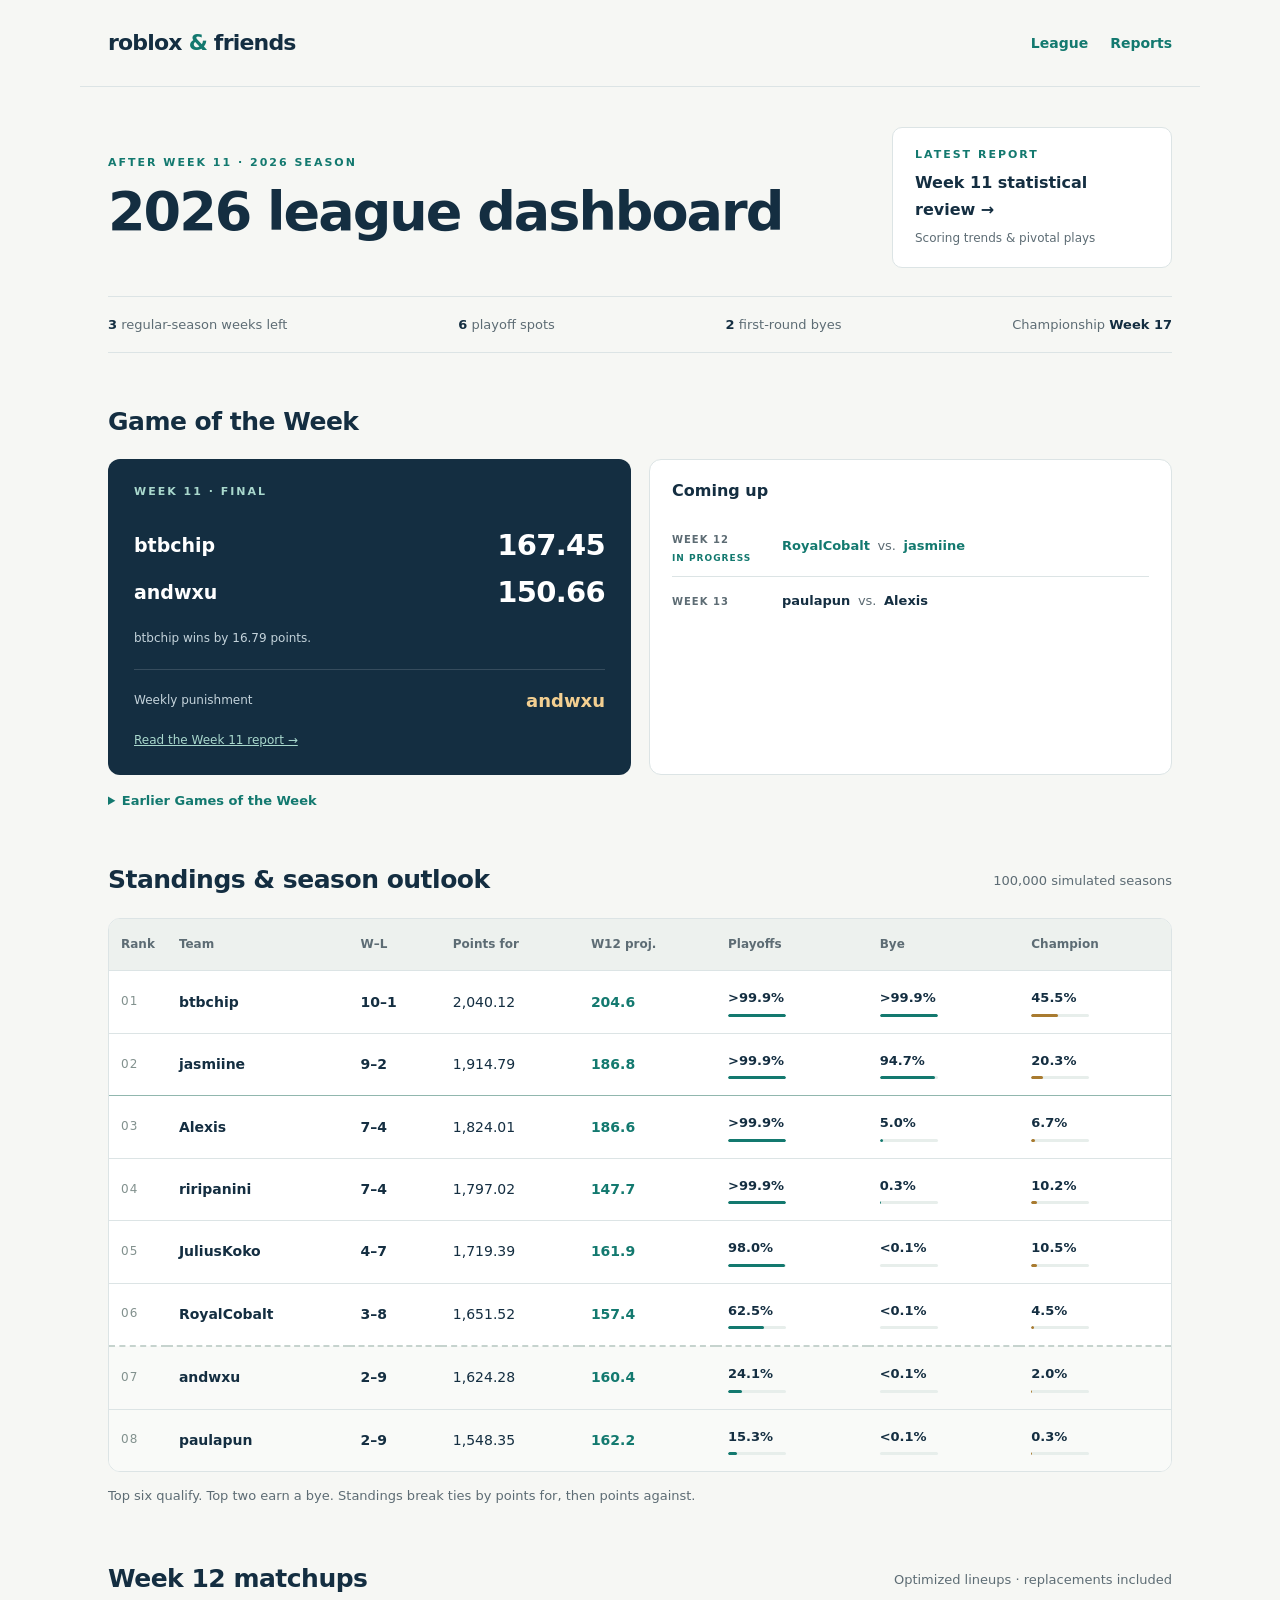
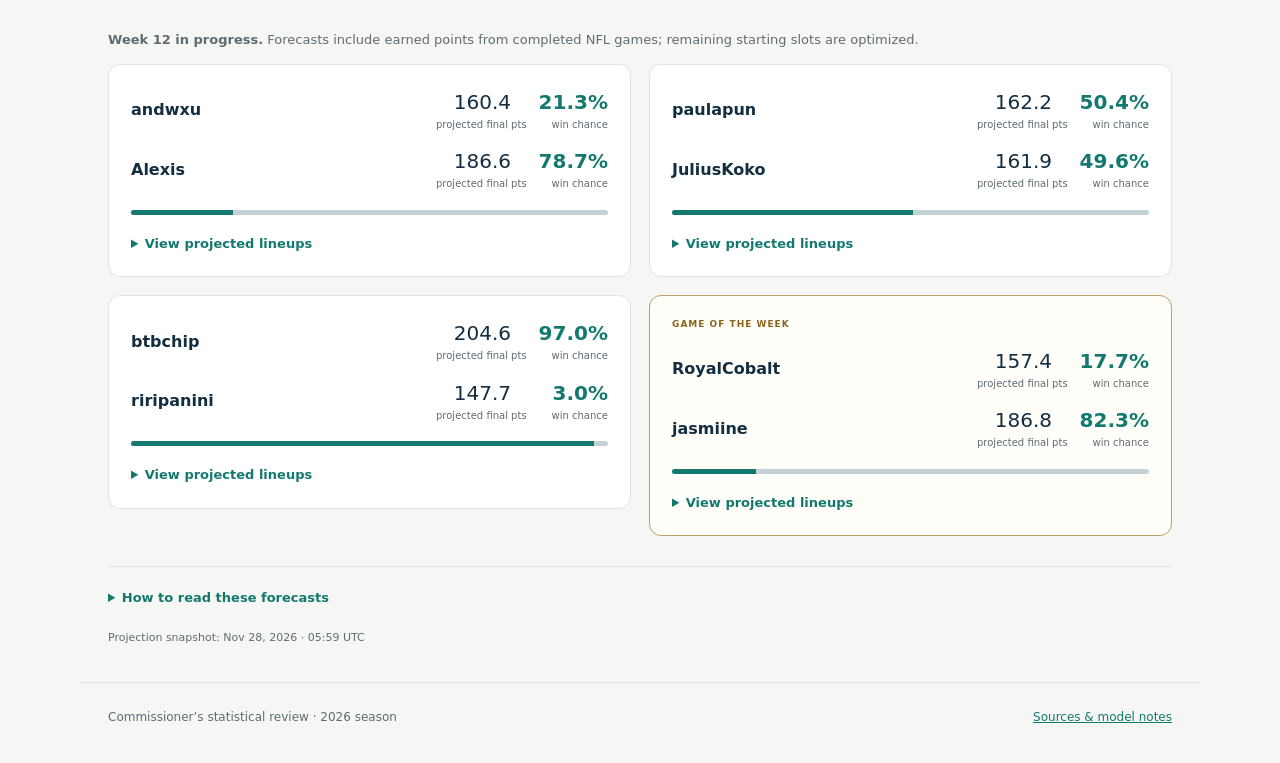
<file: docs/index.html>
<!doctype html><html lang="en"><head><meta charset="utf-8"><meta name="viewport" content="width=device-width,initial-scale=1"><meta name="description" content="Weekly fantasy football scoring, trends and matchup analysis for roblox and friends."><title>League dashboard · roblox &amp; friends</title><link rel="stylesheet" href="assets/style.css"></head><body><a class="skip" href="#main">Skip to content</a><header class="site-header"><a class="brand" href="index.html">roblox <span>&amp;</span> friends</a><nav aria-label="Main navigation"><a href="index.html">League</a><a href="reports/2026/week-11.html">Reports</a></nav></header><main id="main"><header class="dashboard-head"><div><p class="eyebrow">AFTER WEEK 11 · 2026 SEASON</p><h1>2026 league dashboard</h1></div><a class="latest-report" href="reports/2026/week-11.html"><span class="eyebrow">LATEST REPORT</span><strong>Week 11 statistical review →</strong><span>Scoring trends &amp; pivotal plays</span></a></header>
<div class="season-strip"><span><b>3</b> regular-season weeks left</span><span><b>6</b> playoff spots</span><span><b>2</b> first-round byes</span><span>Championship <b>Week 17</b></span></div>

<section id="gotw" class="gotw-section" aria-labelledby="gotw-title"><div class="section-heading"><h2 id="gotw-title">Game of the Week</h2></div><div class="gotw-grid"><article class="gotw-result"><p class="eyebrow">WEEK 11 · FINAL</p><div class="gotw-score"><strong>btbchip</strong><b>167.45</b></div><div class="gotw-score"><strong>andwxu</strong><b>150.66</b></div><p class="gotw-margin">btbchip wins by 16.79 points.</p><div class="punishment-recipient"><span>Weekly punishment</span><strong>andwxu</strong></div><a href="reports/2026/week-11.html">Read the Week 11 report →</a></article><article class="gotw-schedule"><h3>Coming up</h3><ol><li class="gotw-up-next"><div><span class="schedule-week">WEEK 12</span><span class="next-tag">IN PROGRESS</span></div><strong>RoyalCobalt <span>vs.</span> jasmiine</strong></li><li><div><span class="schedule-week">WEEK 13</span></div><strong>paulapun <span>vs.</span> Alexis</strong></li></ol></article></div><details class="gotw-history"><summary>Earlier Games of the Week</summary><div class="table"><table><caption>Completed GOTW results</caption><thead><tr><th>Week</th><th>Matchup</th><th>Final score</th><th>Weekly punishment</th></tr></thead><tbody><tr><td>10</td><td>riripanini vs. paulapun</td><td class="num">180.43–107.87</td><td>paulapun</td></tr><tr><td>9</td><td>jasmiine vs. Alexis</td><td class="num">207.13–168.26</td><td>Alexis</td></tr><tr><td>8</td><td>riripanini vs. jasmiine</td><td class="num">152.10–174.60</td><td>riripanini</td></tr><tr><td>7</td><td>btbchip vs. JuliusKoko</td><td class="num">155.98–123.85</td><td>JuliusKoko</td></tr><tr><td>6</td><td>andwxu vs. riripanini</td><td class="num">133.27–141.44</td><td>andwxu</td></tr><tr><td>5</td><td>paulapun vs. JuliusKoko</td><td class="num">131.06–188.15</td><td>paulapun</td></tr><tr><td>4</td><td>Alexis vs. JuliusKoko</td><td class="num">198.83–142.42</td><td>JuliusKoko</td></tr><tr><td>3</td><td>andwxu vs. RoyalCobalt</td><td class="num">142.24–150.23</td><td>andwxu</td></tr><tr><td>2</td><td>btbchip vs. RoyalCobalt</td><td class="num">157.63–134.23</td><td>RoyalCobalt</td></tr></tbody></table></div></details></section>
<section class="standings-section" aria-labelledby="standings-title"><div class="section-heading"><h2 id="standings-title">Standings &amp; season outlook</h2><span>100,000 simulated seasons</span></div><div class="standings-wrap"><table class="standings"><caption class="sr-only">Standings after Week 11, Week 12 projected points, and simulated season probabilities</caption><thead><tr><th scope="col">Rank</th><th scope="col">Team</th><th scope="col">W–L</th><th scope="col">Points for</th><th scope="col">W12 proj.</th><th scope="col">Playoffs</th><th scope="col">Bye</th><th scope="col">Champion</th></tr></thead><tbody><tr class="seed-1"><td class="rank">01</td><th scope="row">btbchip</th><td class="record">10–1</td><td class="num">2,040.12</td><td class="num projection">204.6</td><td class="odds"><b>&gt;99.9%</b><span class="mini-bar" aria-hidden="true"><i style="width:100.00%"></i></span></td><td class="odds"><b>&gt;99.9%</b><span class="mini-bar" aria-hidden="true"><i style="width:100.00%"></i></span></td><td class="odds"><b>45.5%</b><span class="mini-bar" aria-hidden="true"><i style="width:45.53%"></i></span></td></tr><tr class="seed-2"><td class="rank">02</td><th scope="row">jasmiine</th><td class="record">9–2</td><td class="num">1,914.79</td><td class="num projection">186.8</td><td class="odds"><b>&gt;99.9%</b><span class="mini-bar" aria-hidden="true"><i style="width:100.00%"></i></span></td><td class="odds"><b>94.7%</b><span class="mini-bar" aria-hidden="true"><i style="width:94.66%"></i></span></td><td class="odds"><b>20.3%</b><span class="mini-bar" aria-hidden="true"><i style="width:20.27%"></i></span></td></tr><tr class="seed-3"><td class="rank">03</td><th scope="row">Alexis</th><td class="record">7–4</td><td class="num">1,824.01</td><td class="num projection">186.6</td><td class="odds"><b>&gt;99.9%</b><span class="mini-bar" aria-hidden="true"><i style="width:100.00%"></i></span></td><td class="odds"><b>5.0%</b><span class="mini-bar" aria-hidden="true"><i style="width:5.02%"></i></span></td><td class="odds"><b>6.7%</b><span class="mini-bar" aria-hidden="true"><i style="width:6.67%"></i></span></td></tr><tr class="seed-4"><td class="rank">04</td><th scope="row">riripanini</th><td class="record">7–4</td><td class="num">1,797.02</td><td class="num projection">147.7</td><td class="odds"><b>&gt;99.9%</b><span class="mini-bar" aria-hidden="true"><i style="width:100.00%"></i></span></td><td class="odds"><b>0.3%</b><span class="mini-bar" aria-hidden="true"><i style="width:0.33%"></i></span></td><td class="odds"><b>10.2%</b><span class="mini-bar" aria-hidden="true"><i style="width:10.23%"></i></span></td></tr><tr class="seed-5"><td class="rank">05</td><th scope="row">JuliusKoko</th><td class="record">4–7</td><td class="num">1,719.39</td><td class="num projection">161.9</td><td class="odds"><b>98.0%</b><span class="mini-bar" aria-hidden="true"><i style="width:98.03%"></i></span></td><td class="odds"><b>&lt;0.1%</b><span class="mini-bar" aria-hidden="true"><i style="width:0.00%"></i></span></td><td class="odds"><b>10.5%</b><span class="mini-bar" aria-hidden="true"><i style="width:10.47%"></i></span></td></tr><tr class="seed-6"><td class="rank">06</td><th scope="row">RoyalCobalt</th><td class="record">3–8</td><td class="num">1,651.52</td><td class="num projection">157.4</td><td class="odds"><b>62.5%</b><span class="mini-bar" aria-hidden="true"><i style="width:62.50%"></i></span></td><td class="odds"><b>&lt;0.1%</b><span class="mini-bar" aria-hidden="true"><i style="width:0.00%"></i></span></td><td class="odds"><b>4.5%</b><span class="mini-bar" aria-hidden="true"><i style="width:4.54%"></i></span></td></tr><tr class="seed-7"><td class="rank">07</td><th scope="row">andwxu</th><td class="record">2–9</td><td class="num">1,624.28</td><td class="num projection">160.4</td><td class="odds"><b>24.1%</b><span class="mini-bar" aria-hidden="true"><i style="width:24.14%"></i></span></td><td class="odds"><b>&lt;0.1%</b><span class="mini-bar" aria-hidden="true"><i style="width:0.00%"></i></span></td><td class="odds"><b>2.0%</b><span class="mini-bar" aria-hidden="true"><i style="width:2.04%"></i></span></td></tr><tr class="seed-8"><td class="rank">08</td><th scope="row">paulapun</th><td class="record">2–9</td><td class="num">1,548.35</td><td class="num projection">162.2</td><td class="odds"><b>15.3%</b><span class="mini-bar" aria-hidden="true"><i style="width:15.33%"></i></span></td><td class="odds"><b>&lt;0.1%</b><span class="mini-bar" aria-hidden="true"><i style="width:0.00%"></i></span></td><td class="odds"><b>0.3%</b><span class="mini-bar" aria-hidden="true"><i style="width:0.25%"></i></span></td></tr></tbody></table></div><p class="note">Top six qualify. Top two earn a bye. Standings break ties by points for, then points against.</p></section>
<section class="next-week" aria-labelledby="matchups-title"><div class="section-heading"><h2 id="matchups-title">Week 12 matchups</h2><span>Optimized lineups · replacements included</span></div><p class="note"><strong>Week 12 in progress.</strong> Forecasts include earned points from completed NFL games; remaining starting slots are optimized.</p><div class="match-grid"><article class="match-card"><div class="match-team"><strong>andwxu</strong><span>160.4<small>projected final pts</small></span><b>21.3%<small>win chance</small></b></div><div class="match-team"><strong>Alexis</strong><span>186.6<small>projected final pts</small></span><b>78.7%<small>win chance</small></b></div><div class="match-bar" aria-label="andwxu 21.3%; Alexis 78.7%"><span style="width:21.34%"></span></div><details class="lineup-detail"><summary>View projected lineups</summary><div class="selected-lineups"><div class="selected-team"><h4>andwxu</h4><table><caption class="sr-only">Projected starting lineup</caption><thead><tr><th>Slot</th><th>Player</th><th>Pts</th></tr></thead><tbody><tr><td>QB</td><th scope="row">C.J. Stroud</th><td>21.4</td></tr><tr><td>RB</td><th scope="row">Quinshon Judkins</th><td>13.5</td></tr><tr><td>RB</td><th scope="row">Jonah Coleman · earned</th><td>15.2</td></tr><tr><td>WR</td><th scope="row">Chris Olave</th><td>15.7</td></tr><tr><td>WR</td><th scope="row">Drake London</th><td>14.6</td></tr><tr><td>WR</td><th scope="row">Tetairoa McMillan</th><td>14.0</td></tr><tr><td>TE</td><th scope="row">Harold Fannin Jr.</th><td>10.4</td></tr><tr><td>FLEX</td><th scope="row">Tony Pollard</th><td>14.0</td></tr><tr><td>FLEX</td><th scope="row">George Kittle</th><td>10.8</td></tr><tr><td>FLEX</td><th scope="row">Jonathan Taylor</th><td>15.6</td></tr><tr><td>K</td><th scope="row">Jason Sanders</th><td>6.5</td></tr><tr><td>DEF</td><th scope="row">TB</th><td>8.6</td></tr></tbody></table></div><div class="selected-team"><h4>Alexis</h4><table><caption class="sr-only">Projected starting lineup</caption><thead><tr><th>Slot</th><th>Player</th><th>Pts</th></tr></thead><tbody><tr><td>QB</td><th scope="row">Jayden Daniels</th><td>21.3</td></tr><tr><td>RB</td><th scope="row">Javonte Williams · earned</th><td>33.3</td></tr><tr><td>RB</td><th scope="row">D&#x27;Andre Swift · earned</th><td>29.2</td></tr><tr><td>WR</td><th scope="row">Tee Higgins</th><td>16.3</td></tr><tr><td>WR</td><th scope="row">DJ Moore · earned</th><td>3.5</td></tr><tr><td>WR</td><th scope="row">Carnell Tate</th><td>11.8</td></tr><tr><td>TE</td><th scope="row">Chig Okonkwo</th><td>10.0</td></tr><tr><td>FLEX</td><th scope="row">Saquon Barkley · earned</th><td>0.7</td></tr><tr><td>FLEX</td><th scope="row">Brock Bowers</th><td>14.4</td></tr><tr><td>FLEX</td><th scope="row">Ollie Gordon II</th><td>13.0</td></tr><tr><td>K</td><th scope="row">Will Reichard</th><td>7.2</td></tr><tr><td>DEF</td><th scope="row">PIT · earned</th><td>25.9</td></tr></tbody></table></div></div></details></article><article class="match-card"><div class="match-team"><strong>paulapun</strong><span>162.2<small>projected final pts</small></span><b>50.4%<small>win chance</small></b></div><div class="match-team"><strong>JuliusKoko</strong><span>161.9<small>projected final pts</small></span><b>49.6%<small>win chance</small></b></div><div class="match-bar" aria-label="paulapun 50.4%; JuliusKoko 49.6%"><span style="width:50.44%"></span></div><details class="lineup-detail"><summary>View projected lineups</summary><div class="selected-lineups"><div class="selected-team"><h4>paulapun</h4><table><caption class="sr-only">Projected starting lineup</caption><thead><tr><th>Slot</th><th>Player</th><th>Pts</th></tr></thead><tbody><tr><td>QB</td><th scope="row">Kirk Cousins</th><td>17.7</td></tr><tr><td>RB</td><th scope="row">David Montgomery</th><td>10.9</td></tr><tr><td>RB</td><th scope="row">Omarion Hampton</th><td>11.2</td></tr><tr><td>WR</td><th scope="row">DeVonta Smith · earned</th><td>43.0</td></tr><tr><td>WR</td><th scope="row">Matthew Golden · earned</th><td>4.9</td></tr><tr><td>WR</td><th scope="row">Stefon Diggs</th><td>12.8</td></tr><tr><td>TE</td><th scope="row">Colston Loveland · earned</th><td>-0.5</td></tr><tr><td>FLEX</td><th scope="row">Konata Mumpfield · earned</th><td>10.9</td></tr><tr><td>FLEX</td><th scope="row">Bijan Robinson</th><td>19.5</td></tr><tr><td>FLEX</td><th scope="row">Jameson Williams · earned</th><td>14.0</td></tr><tr><td>K</td><th scope="row">Ka&#x27;imi Fairbairn</th><td>7.4</td></tr><tr><td>DEF</td><th scope="row">LAR · earned</th><td>10.4</td></tr></tbody></table></div><div class="selected-team"><h4>JuliusKoko</h4><table><caption class="sr-only">Projected starting lineup</caption><thead><tr><th>Slot</th><th>Player</th><th>Pts</th></tr></thead><tbody><tr><td>QB</td><th scope="row">Josh Allen · earned</th><td>5.5</td></tr><tr><td>RB</td><th scope="row">Cam Skattebo</th><td>16.3</td></tr><tr><td>RB</td><th scope="row">Ashton Jeanty</th><td>13.0</td></tr><tr><td>WR</td><th scope="row">Jalen Coker</th><td>11.1</td></tr><tr><td>WR</td><th scope="row">Malik Nabers</th><td>16.1</td></tr><tr><td>WR</td><th scope="row">Emeka Egbuka</th><td>9.5</td></tr><tr><td>TE</td><th scope="row">Sam LaPorta · earned</th><td>14.4</td></tr><tr><td>FLEX</td><th scope="row">Jaxon Smith-Njigba</th><td>24.4</td></tr><tr><td>FLEX</td><th scope="row">Rome Odunze · earned</th><td>26.7</td></tr><tr><td>FLEX</td><th scope="row">Isaiah Likely</th><td>14.5</td></tr><tr><td>K</td><th scope="row">Cameron Dicker</th><td>5.3</td></tr><tr><td>DEF</td><th scope="row">DEN · earned</th><td>5.0</td></tr></tbody></table></div></div></details></article><article class="match-card"><div class="match-team"><strong>btbchip</strong><span>204.6<small>projected final pts</small></span><b>97.0%<small>win chance</small></b></div><div class="match-team"><strong>riripanini</strong><span>147.7<small>projected final pts</small></span><b>3.0%<small>win chance</small></b></div><div class="match-bar" aria-label="btbchip 97.0%; riripanini 3.0%"><span style="width:97.04%"></span></div><details class="lineup-detail"><summary>View projected lineups</summary><div class="selected-lineups"><div class="selected-team"><h4>btbchip</h4><table><caption class="sr-only">Projected starting lineup</caption><thead><tr><th>Slot</th><th>Player</th><th>Pts</th></tr></thead><tbody><tr><td>QB</td><th scope="row">Joe Burrow</th><td>22.9</td></tr><tr><td>RB</td><th scope="row">Jahmyr Gibbs · earned</th><td>48.2</td></tr><tr><td>RB</td><th scope="row">Chris Rodriguez Jr.</th><td>17.2</td></tr><tr><td>WR</td><th scope="row">Luther Burden III · earned</th><td>7.5</td></tr><tr><td>WR</td><th scope="row">Christian Watson · earned</th><td>16.5</td></tr><tr><td>WR</td><th scope="row">Zay Flowers</th><td>16.5</td></tr><tr><td>TE</td><th scope="row">T.J. Hockenson</th><td>10.8</td></tr><tr><td>FLEX</td><th scope="row">Nico Collins</th><td>17.5</td></tr><tr><td>FLEX</td><th scope="row">Garrett Wilson</th><td>15.8</td></tr><tr><td>FLEX</td><th scope="row">Chuba Hubbard</th><td>15.6</td></tr><tr><td>K</td><th scope="row">Evan McPherson</th><td>6.9</td></tr><tr><td>DEF</td><th scope="row">CLE</th><td>9.3</td></tr></tbody></table></div><div class="selected-team"><h4>riripanini</h4><table><caption class="sr-only">Projected starting lineup</caption><thead><tr><th>Slot</th><th>Player</th><th>Pts</th></tr></thead><tbody><tr><td>QB</td><th scope="row">Trevor Lawrence</th><td>21.5</td></tr><tr><td>RB</td><th scope="row">Rhamondre Stevenson</th><td>15.1</td></tr><tr><td>RB</td><th scope="row">Jaylen Warren · earned</th><td>5.6</td></tr><tr><td>WR</td><th scope="row">Josh Downs · earned</th><td>2.3</td></tr><tr><td>WR</td><th scope="row">Jaylen Waddle · earned</th><td>10.3</td></tr><tr><td>WR</td><th scope="row">Amon-Ra St. Brown · earned</th><td>21.6</td></tr><tr><td>TE</td><th scope="row">Tyler Warren</th><td>10.3</td></tr><tr><td>FLEX</td><th scope="row">James Cook III · earned</th><td>19.5</td></tr><tr><td>FLEX</td><th scope="row">Mike Evans</th><td>12.2</td></tr><tr><td>FLEX</td><th scope="row">George Pickens · earned</th><td>11.7</td></tr><tr><td>K</td><th scope="row">Brandon Aubrey · earned</th><td>9.0</td></tr><tr><td>DEF</td><th scope="row">NYG</th><td>8.6</td></tr></tbody></table></div></div></details></article><article class="match-card featured-gotw"><p class="gotw-badge">GAME OF THE WEEK</p><div class="match-team"><strong>RoyalCobalt</strong><span>157.4<small>projected final pts</small></span><b>17.7%<small>win chance</small></b></div><div class="match-team"><strong>jasmiine</strong><span>186.8<small>projected final pts</small></span><b>82.3%<small>win chance</small></b></div><div class="match-bar" aria-label="RoyalCobalt 17.7%; jasmiine 82.3%"><span style="width:17.69%"></span></div><details class="lineup-detail"><summary>View projected lineups</summary><div class="selected-lineups"><div class="selected-team"><h4>RoyalCobalt</h4><table><caption class="sr-only">Projected starting lineup</caption><thead><tr><th>Slot</th><th>Player</th><th>Pts</th></tr></thead><tbody><tr><td>QB</td><th scope="row">Geno Smith</th><td>18.3</td></tr><tr><td>RB</td><th scope="row">Christian McCaffrey</th><td>17.5</td></tr><tr><td>RB</td><th scope="row">Travis Etienne Jr.</th><td>12.5</td></tr><tr><td>WR</td><th scope="row">Jakobi Meyers</th><td>12.7</td></tr><tr><td>WR</td><th scope="row">Rashee Rice · earned</th><td>3.9</td></tr><tr><td>WR</td><th scope="row">Justin Jefferson</th><td>18.2</td></tr><tr><td>TE</td><th scope="row">Trey McBride</th><td>15.4</td></tr><tr><td>FLEX</td><th scope="row">Ladd McConkey</th><td>11.3</td></tr><tr><td>FLEX</td><th scope="row">Emmett Johnson · earned</th><td>19.6</td></tr><tr><td>FLEX</td><th scope="row">Travis Kelce · earned</th><td>11.1</td></tr><tr><td>K</td><th scope="row">Matt Gay</th><td>6.8</td></tr><tr><td>DEF</td><th scope="row">MIN</th><td>10.0</td></tr></tbody></table></div><div class="selected-team"><h4>jasmiine</h4><table><caption class="sr-only">Projected starting lineup</caption><thead><tr><th>Slot</th><th>Player</th><th>Pts</th></tr></thead><tbody><tr><td>QB</td><th scope="row">Dak Prescott · earned</th><td>26.5</td></tr><tr><td>RB</td><th scope="row">Derrick Henry</th><td>13.9</td></tr><tr><td>RB</td><th scope="row">Breece Hall</th><td>12.5</td></tr><tr><td>WR</td><th scope="row">CeeDee Lamb · earned</th><td>20.4</td></tr><tr><td>WR</td><th scope="row">KC Concepcion Jr.</th><td>10.3</td></tr><tr><td>WR</td><th scope="row">Ja&#x27;Marr Chase</th><td>19.0</td></tr><tr><td>TE</td><th scope="row">Tucker Kraft · earned</th><td>3.4</td></tr><tr><td>FLEX</td><th scope="row">Kyren Williams · earned</th><td>16.5</td></tr><tr><td>FLEX</td><th scope="row">Blake Corum · earned</th><td>28.5</td></tr><tr><td>FLEX</td><th scope="row">Bucky Irving</th><td>20.6</td></tr><tr><td>K</td><th scope="row">Cam Little</th><td>6.9</td></tr><tr><td>DEF</td><th scope="row">HOU</th><td>8.4</td></tr></tbody></table></div></div></details></article></div></section>
<details class="forecast-notes"><summary>How to read these forecasts</summary><div><p>Week 12 optimizes unplayed starting slots from each current roster, respecting all 12 starting slots. Once an NFL game is final, its Sleeper starting slots stay fixed at their earned points with no remaining scoring variance; bench players from completed games cannot enter the lineup. Players marked Out or IR and players on reserve are excluded; questionable players remain eligible. Unavoidable vacancies are filled with generic replacement players, estimated separately each week as the median projection of the top five unrostered players at the needed position. FLEX takes the best eligible replacement baseline. Rostered players are retained wherever they can fill a slot.</p><p><strong>Week 12 replacement points:</strong> QB 15.5 · RB 8.4 · WR 8.3 · TE 8.3 · K 7.0 · DEF 8.8.</p><p>Replacement players carry position-level scoring uncertainty. These are hypothetical fill-ins, not roster moves; competitive waiver access is not modeled.</p><p>Season odds simulate Weeks 12–14 on the real schedule, then a six-team bracket in Weeks 15–17. Seeds 1–2 get byes; seed 1 faces the 4/5 winner, and seed 2 the 3/6 winner. Future weeks re-optimize each roster using that week’s projections, allowing projected returns and reserve activations. No future trades or new injuries are modeled.</p><p>Player score uncertainty uses position-level projection error from Weeks 1–8. Scores are independent across players and weeks; these are approximate model probabilities, not Sleeper odds. Small differences should not be treated as precise. Forecasts reflect this snapshot and do not refresh automatically.</p><p><a href="methodology.html#season-forecasts">Full forecast methodology &amp; sources →</a></p></div></details><p class="snapshot">Projection snapshot: Nov 28, 2026 · 05:59 UTC</p></main><footer><span>Commissioner’s statistical review · 2026 season</span><a href="methodology.html">Sources &amp; model notes</a></footer></body></html>
</file>
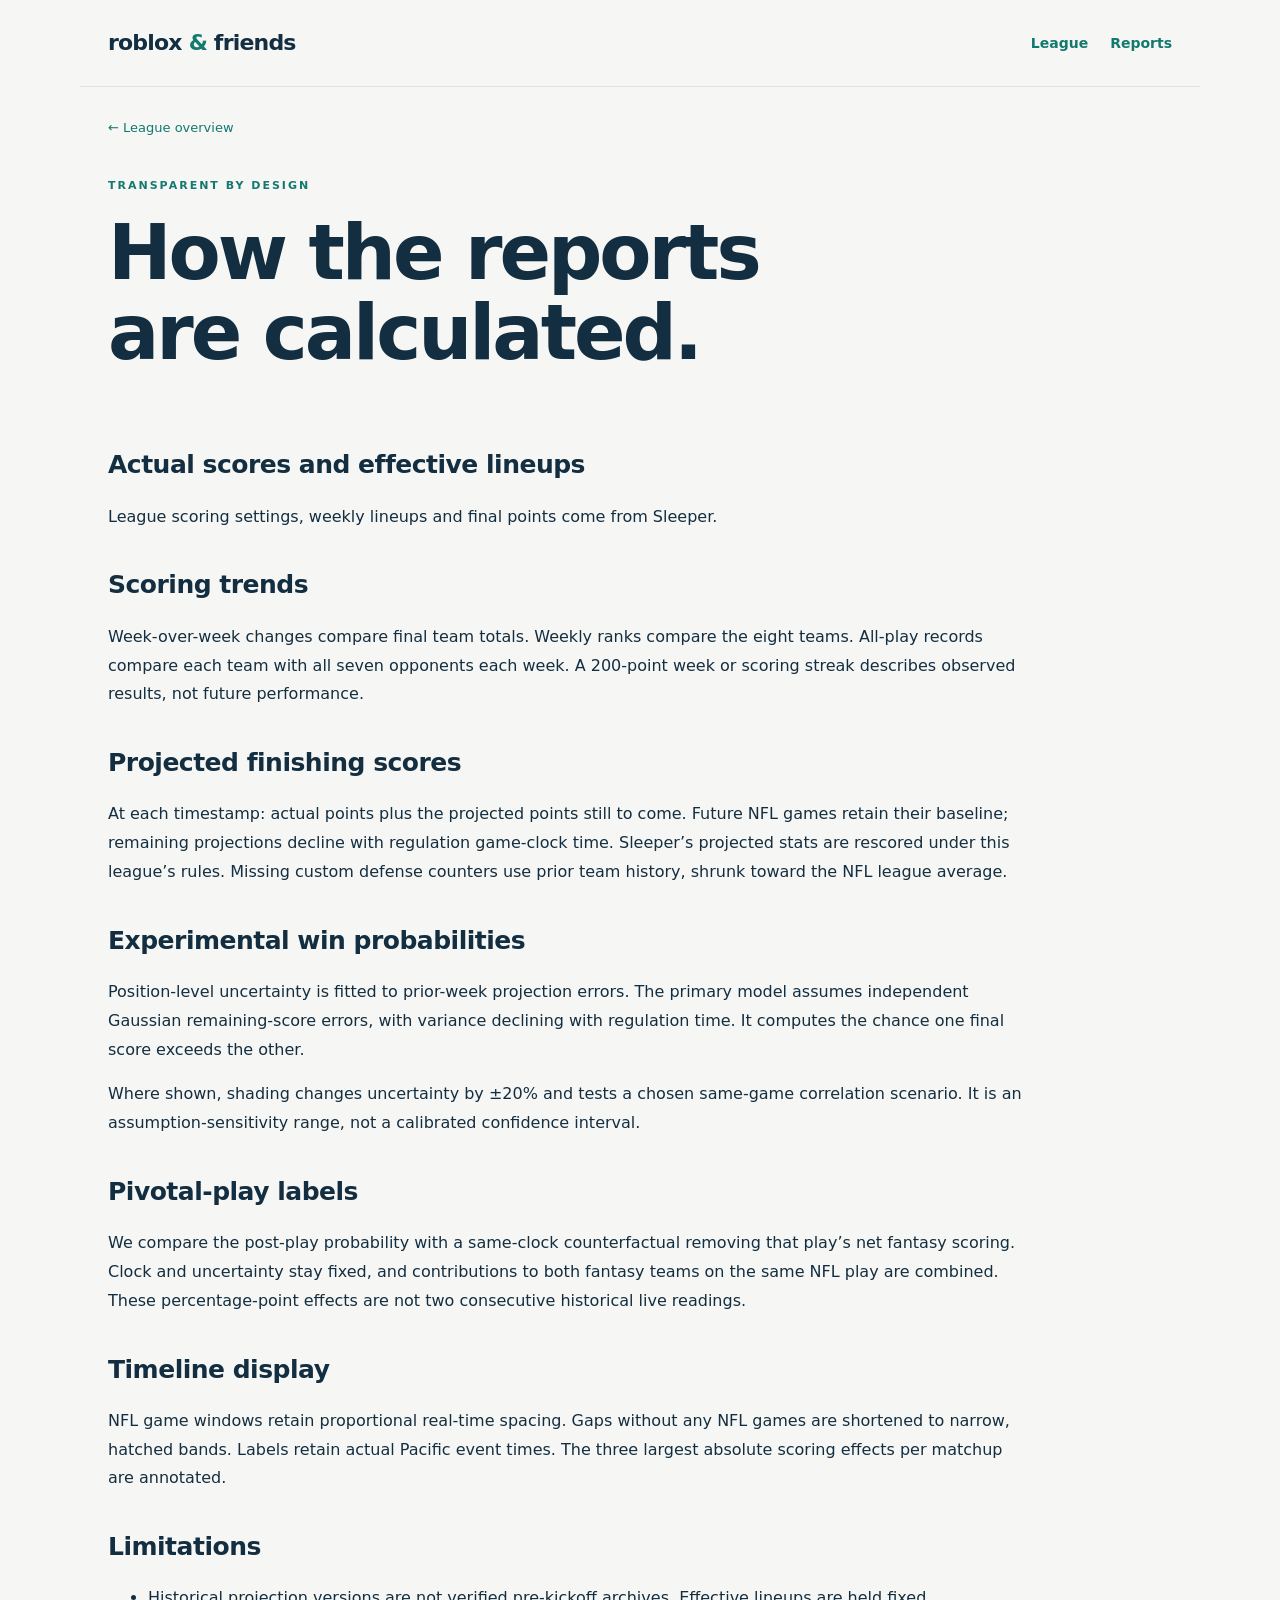
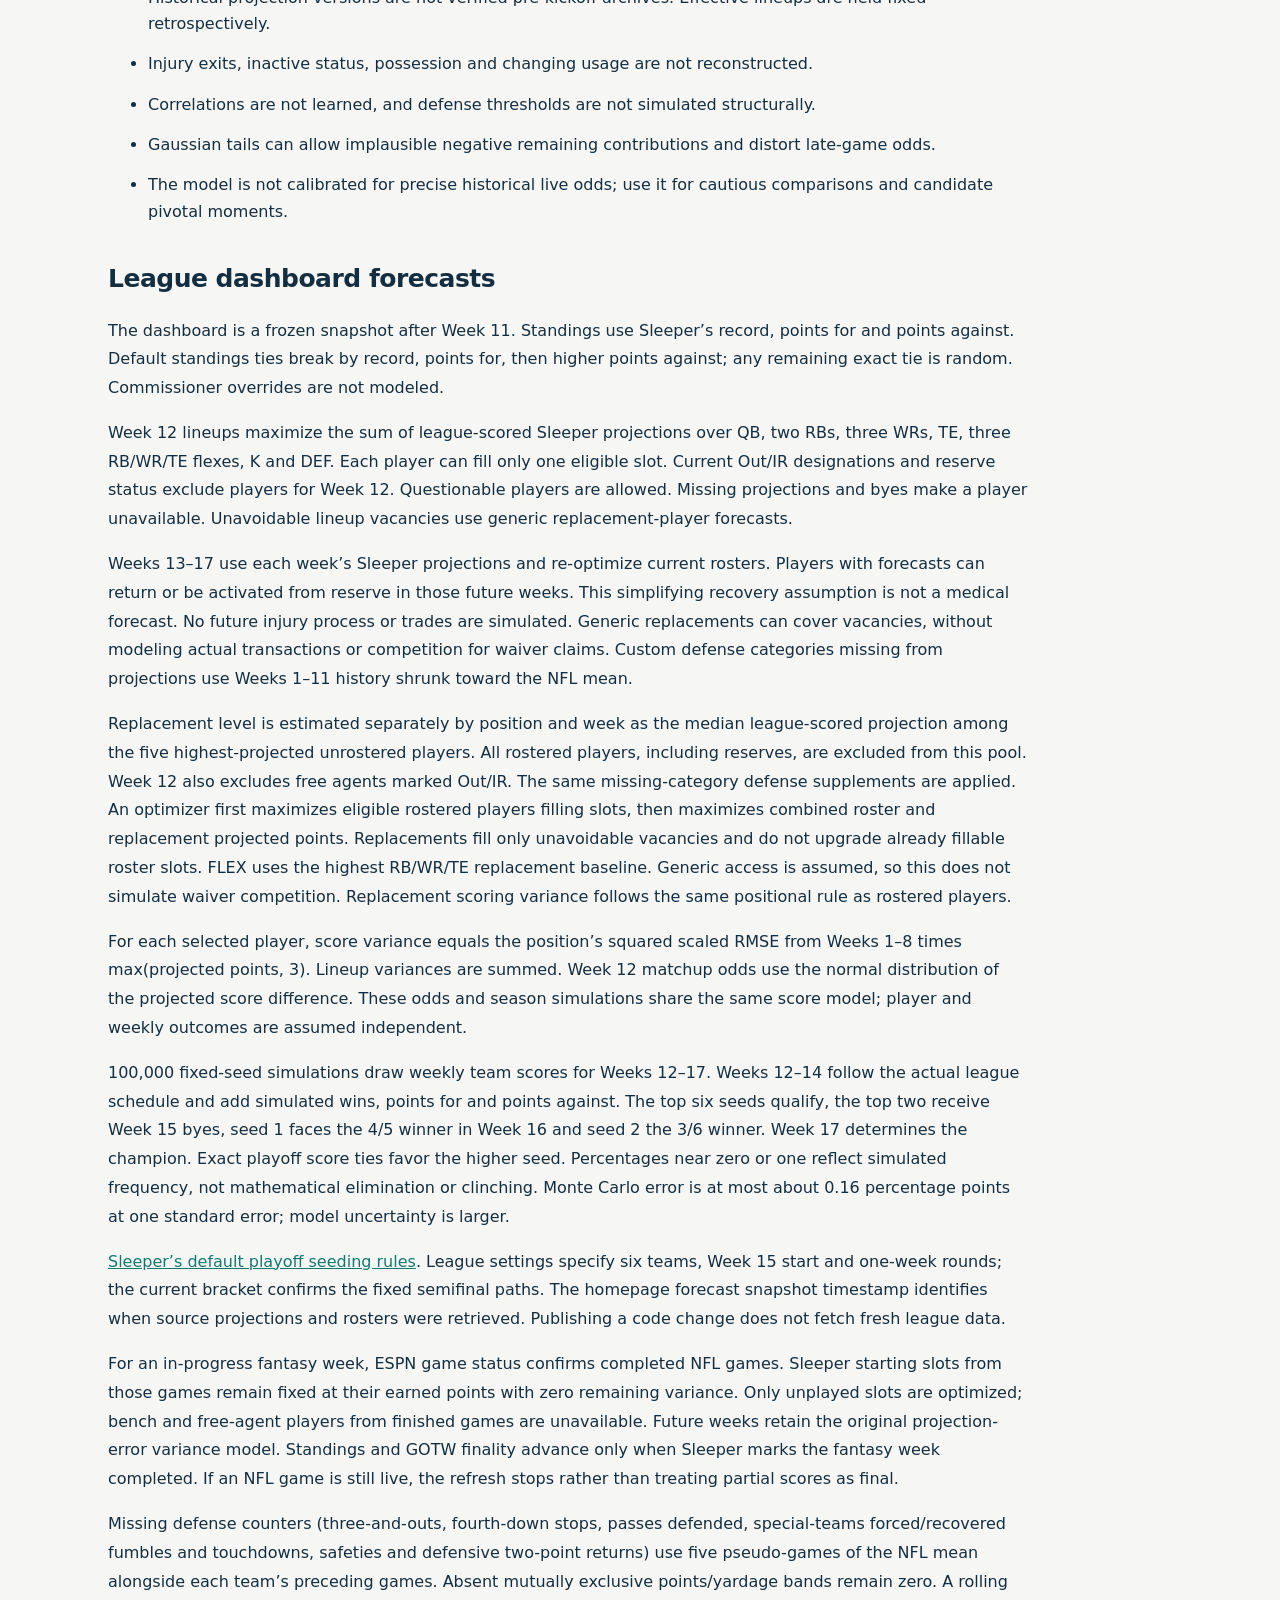
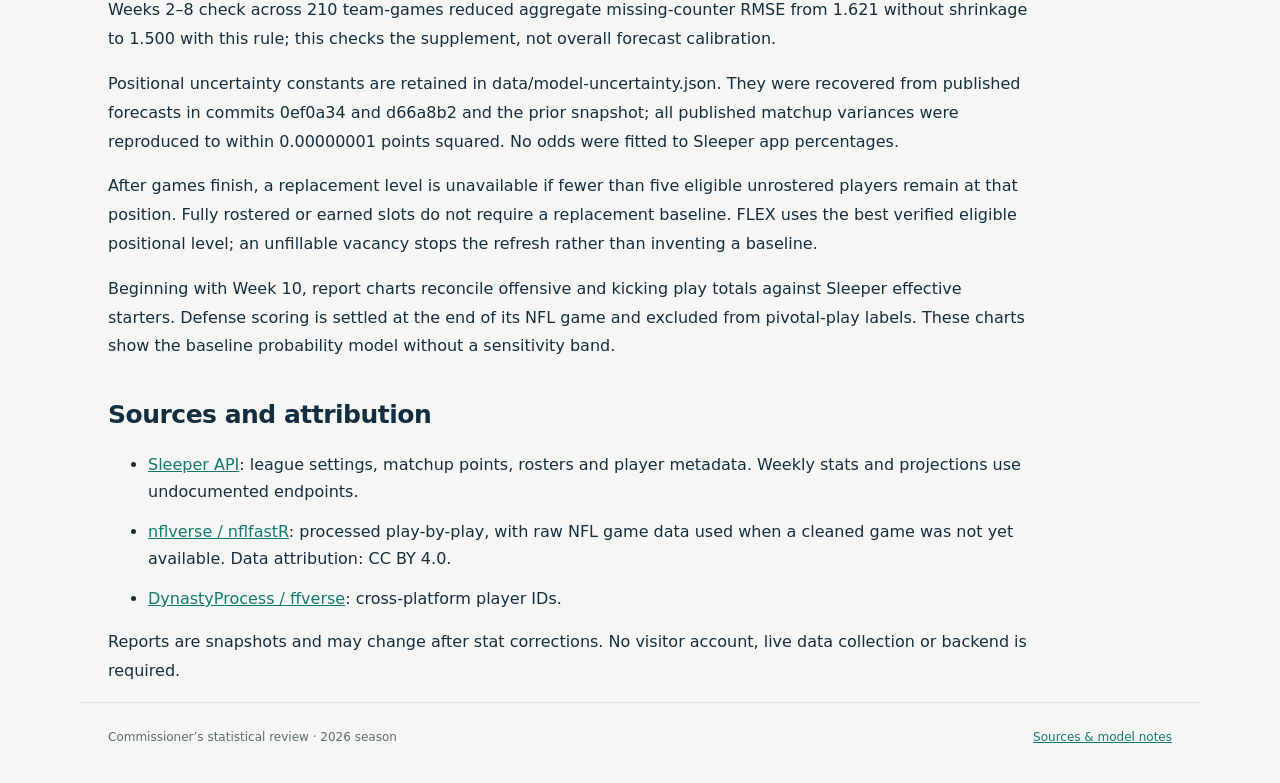
<file: docs/methodology.html>
<!doctype html><html lang="en"><head><meta charset="utf-8"><meta name="viewport" content="width=device-width,initial-scale=1"><meta name="description" content="Weekly fantasy football scoring, trends and matchup analysis for roblox and friends."><title>Methodology · roblox &amp; friends</title><link rel="stylesheet" href="assets/style.css"></head><body><a class="skip" href="#main">Skip to content</a><header class="site-header"><a class="brand" href="index.html">roblox <span>&amp;</span> friends</a><nav aria-label="Main navigation"><a href="index.html">League</a><a href="reports/2026/week-11.html">Reports</a></nav></header><main id="main"><article><a class="back" href="index.html">← League overview</a><header class="report-header"><p class="eyebrow">TRANSPARENT BY DESIGN</p><h1>How the reports<br>are calculated.</h1></header><div class="article-content"><h2>Actual scores and effective lineups</h2><p>League scoring settings, weekly lineups and final points come from Sleeper.</p><h2>Scoring trends</h2><p>Week-over-week changes compare final team totals. Weekly ranks compare the eight teams. All-play records compare each team with all seven opponents each week. A 200-point week or scoring streak describes observed results, not future performance.</p><h2>Projected finishing scores</h2><p>At each timestamp: actual points plus the projected points still to come. Future NFL games retain their baseline; remaining projections decline with regulation game-clock time. Sleeper’s projected stats are rescored under this league’s rules. Missing custom defense counters use prior team history, shrunk toward the NFL league average.</p><h2>Experimental win probabilities</h2><p>Position-level uncertainty is fitted to prior-week projection errors. The primary model assumes independent Gaussian remaining-score errors, with variance declining with regulation time. It computes the chance one final score exceeds the other.</p><p>Where shown, shading changes uncertainty by ±20% and tests a chosen same-game correlation scenario. It is an assumption-sensitivity range, not a calibrated confidence interval.</p><h2>Pivotal-play labels</h2><p>We compare the post-play probability with a same-clock counterfactual removing that play’s net fantasy scoring. Clock and uncertainty stay fixed, and contributions to both fantasy teams on the same NFL play are combined. These percentage-point effects are not two consecutive historical live readings.</p><h2>Timeline display</h2><p>NFL game windows retain proportional real-time spacing. Gaps without any NFL games are shortened to narrow, hatched bands. Labels retain actual Pacific event times. The three largest absolute scoring effects per matchup are annotated.</p><h2>Limitations</h2><ul><li>Historical projection versions are not verified pre-kickoff archives. Effective lineups are held fixed retrospectively.</li><li>Injury exits, inactive status, possession and changing usage are not reconstructed.</li><li>Correlations are not learned, and defense thresholds are not simulated structurally.</li><li>Gaussian tails can allow implausible negative remaining contributions and distort late-game odds.</li><li>The model is not calibrated for precise historical live odds; use it for cautious comparisons and candidate pivotal moments.</li></ul><h2 id="season-forecasts">League dashboard forecasts</h2><p>The dashboard is a frozen snapshot after Week 11. Standings use Sleeper’s record, points for and points against. Default standings ties break by record, points for, then higher points against; any remaining exact tie is random. Commissioner overrides are not modeled.</p><p>Week 12 lineups maximize the sum of league-scored Sleeper projections over QB, two RBs, three WRs, TE, three RB/WR/TE flexes, K and DEF. Each player can fill only one eligible slot. Current Out/IR designations and reserve status exclude players for Week 12. Questionable players are allowed. Missing projections and byes make a player unavailable. Unavoidable lineup vacancies use generic replacement-player forecasts.</p><p>Weeks 13–17 use each week’s Sleeper projections and re-optimize current rosters. Players with forecasts can return or be activated from reserve in those future weeks. This simplifying recovery assumption is not a medical forecast. No future injury process or trades are simulated. Generic replacements can cover vacancies, without modeling actual transactions or competition for waiver claims. Custom defense categories missing from projections use Weeks 1–11 history shrunk toward the NFL mean.</p><p>Replacement level is estimated separately by position and week as the median league-scored projection among the five highest-projected unrostered players. All rostered players, including reserves, are excluded from this pool. Week 12 also excludes free agents marked Out/IR. The same missing-category defense supplements are applied. An optimizer first maximizes eligible rostered players filling slots, then maximizes combined roster and replacement projected points. Replacements fill only unavoidable vacancies and do not upgrade already fillable roster slots. FLEX uses the highest RB/WR/TE replacement baseline. Generic access is assumed, so this does not simulate waiver competition. Replacement scoring variance follows the same positional rule as rostered players.</p><p>For each selected player, score variance equals the position’s squared scaled RMSE from Weeks 1–8 times max(projected points, 3). Lineup variances are summed. Week 12 matchup odds use the normal distribution of the projected score difference. These odds and season simulations share the same score model; player and weekly outcomes are assumed independent.</p><p>100,000 fixed-seed simulations draw weekly team scores for Weeks 12–17. Weeks 12–14 follow the actual league schedule and add simulated wins, points for and points against. The top six seeds qualify, the top two receive Week 15 byes, seed 1 faces the 4/5 winner in Week 16 and seed 2 the 3/6 winner. Week 17 determines the champion. Exact playoff score ties favor the higher seed. Percentages near zero or one reflect simulated frequency, not mathematical elimination or clinching. Monte Carlo error is at most about 0.16 percentage points at one standard error; model uncertainty is larger.</p><p><a href="https://support.sleeper.com/en/articles/2203518-how-do-playoff-teams-get-determined">Sleeper’s default playoff seeding rules</a>. League settings specify six teams, Week 15 start and one-week rounds; the current bracket confirms the fixed semifinal paths. The homepage forecast snapshot timestamp identifies when source projections and rosters were retrieved. Publishing a code change does not fetch fresh league data.</p><p>For an in-progress fantasy week, ESPN game status confirms completed NFL games. Sleeper starting slots from those games remain fixed at their earned points with zero remaining variance. Only unplayed slots are optimized; bench and free-agent players from finished games are unavailable. Future weeks retain the original projection-error variance model. Standings and GOTW finality advance only when Sleeper marks the fantasy week completed. If an NFL game is still live, the refresh stops rather than treating partial scores as final.</p><p>Missing defense counters (three-and-outs, fourth-down stops, passes defended, special-teams forced/recovered fumbles and touchdowns, safeties and defensive two-point returns) use five pseudo-games of the NFL mean alongside each team’s preceding games. Absent mutually exclusive points/yardage bands remain zero. A rolling Weeks 2–8 check across 210 team-games reduced aggregate missing-counter RMSE from 1.621 without shrinkage to 1.500 with this rule; this checks the supplement, not overall forecast calibration.</p><p>Positional uncertainty constants are retained in data/model-uncertainty.json. They were recovered from published forecasts in commits 0ef0a34 and d66a8b2 and the prior snapshot; all published matchup variances were reproduced to within 0.00000001 points squared. No odds were fitted to Sleeper app percentages.</p><p>After games finish, a replacement level is unavailable if fewer than five eligible unrostered players remain at that position. Fully rostered or earned slots do not require a replacement baseline. FLEX uses the best verified eligible positional level; an unfillable vacancy stops the refresh rather than inventing a baseline.</p><p>Beginning with Week 10, report charts reconcile offensive and kicking play totals against Sleeper effective starters. Defense scoring is settled at the end of its NFL game and excluded from pivotal-play labels. These charts show the baseline probability model without a sensitivity band.</p><h2>Sources and attribution</h2><ul><li><a href="https://docs.sleeper.com/">Sleeper API</a>: league settings, matchup points, rosters and player metadata. Weekly stats and projections use undocumented endpoints.</li><li><a href="https://github.com/nflverse/nflverse-data">nflverse / nflfastR</a>: processed play-by-play, with raw NFL game data used when a cleaned game was not yet available. Data attribution: CC BY 4.0.</li><li><a href="https://github.com/dynastyprocess/data">DynastyProcess / ffverse</a>: cross-platform player IDs.</li></ul><p>Reports are snapshots and may change after stat corrections. No visitor account, live data collection or backend is required.</p></div></article></main><footer><span>Commissioner’s statistical review · 2026 season</span><a href="methodology.html">Sources &amp; model notes</a></footer></body></html>
</file>
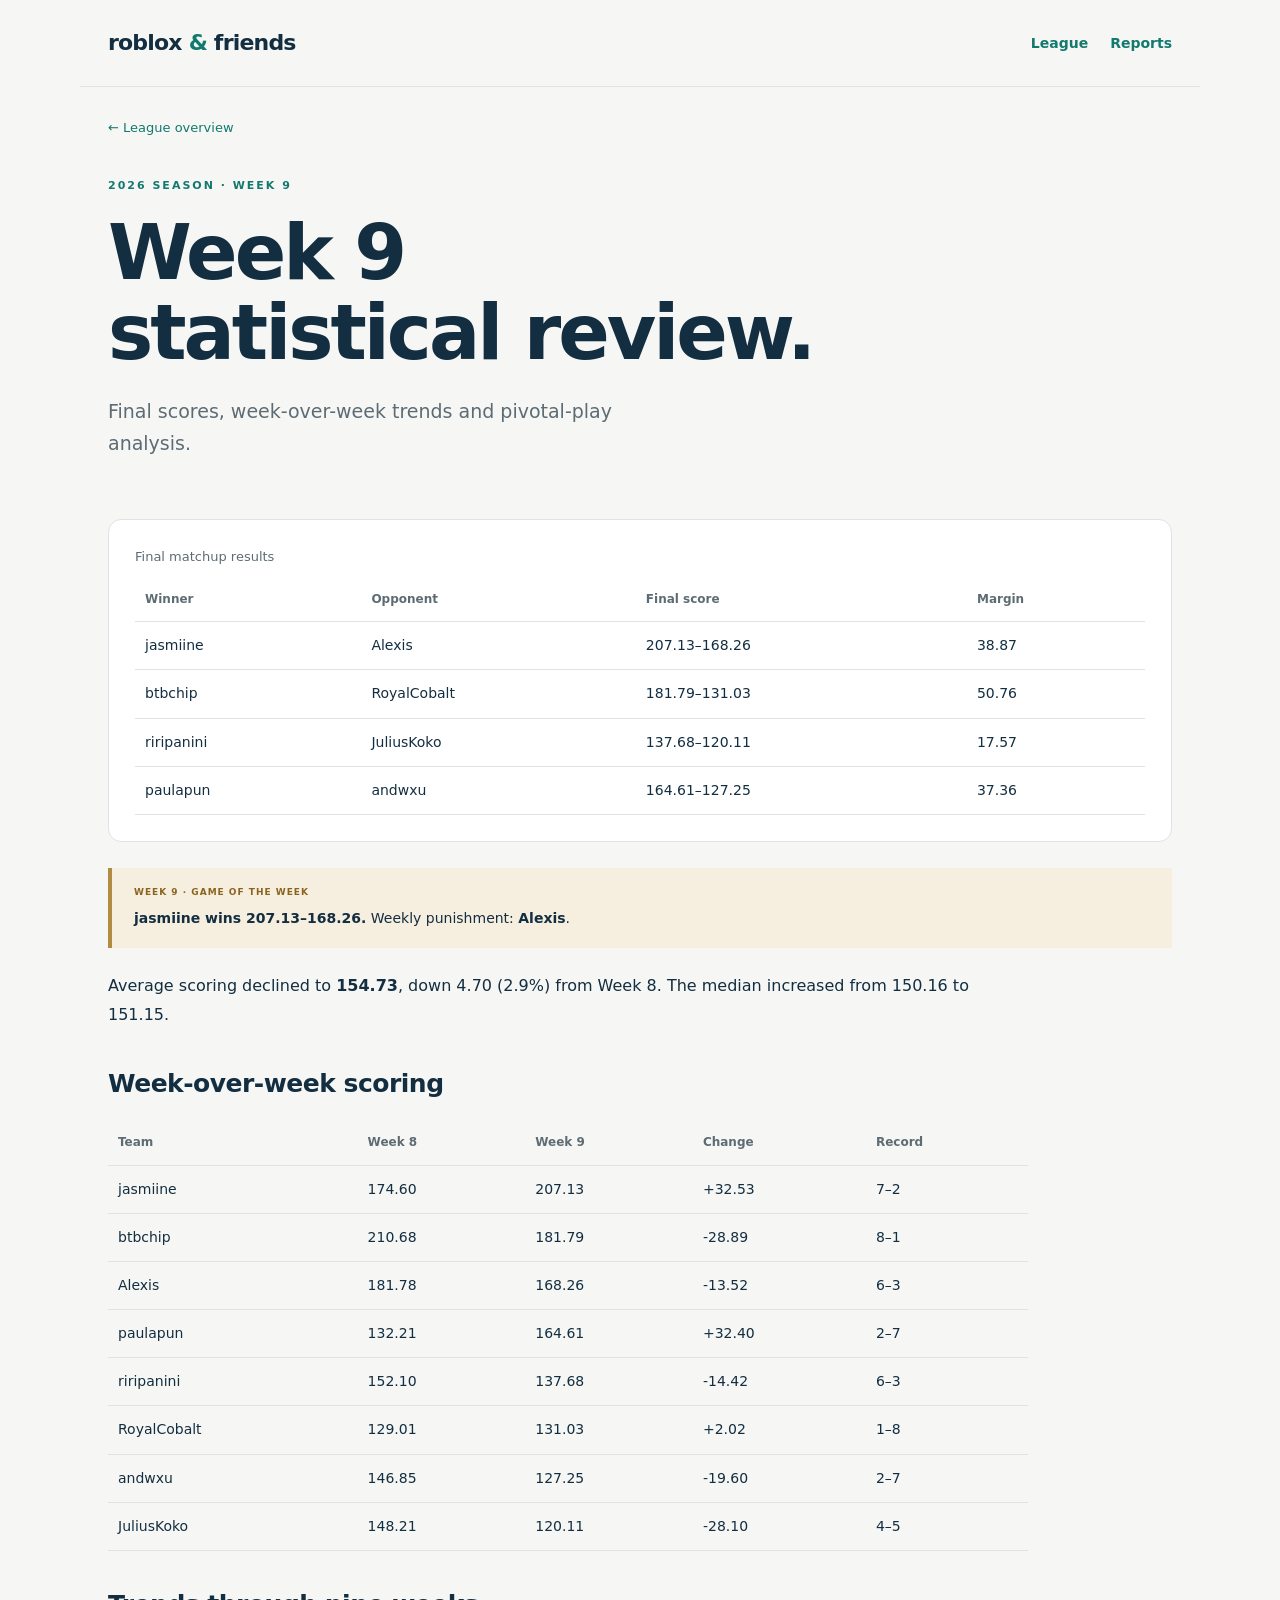
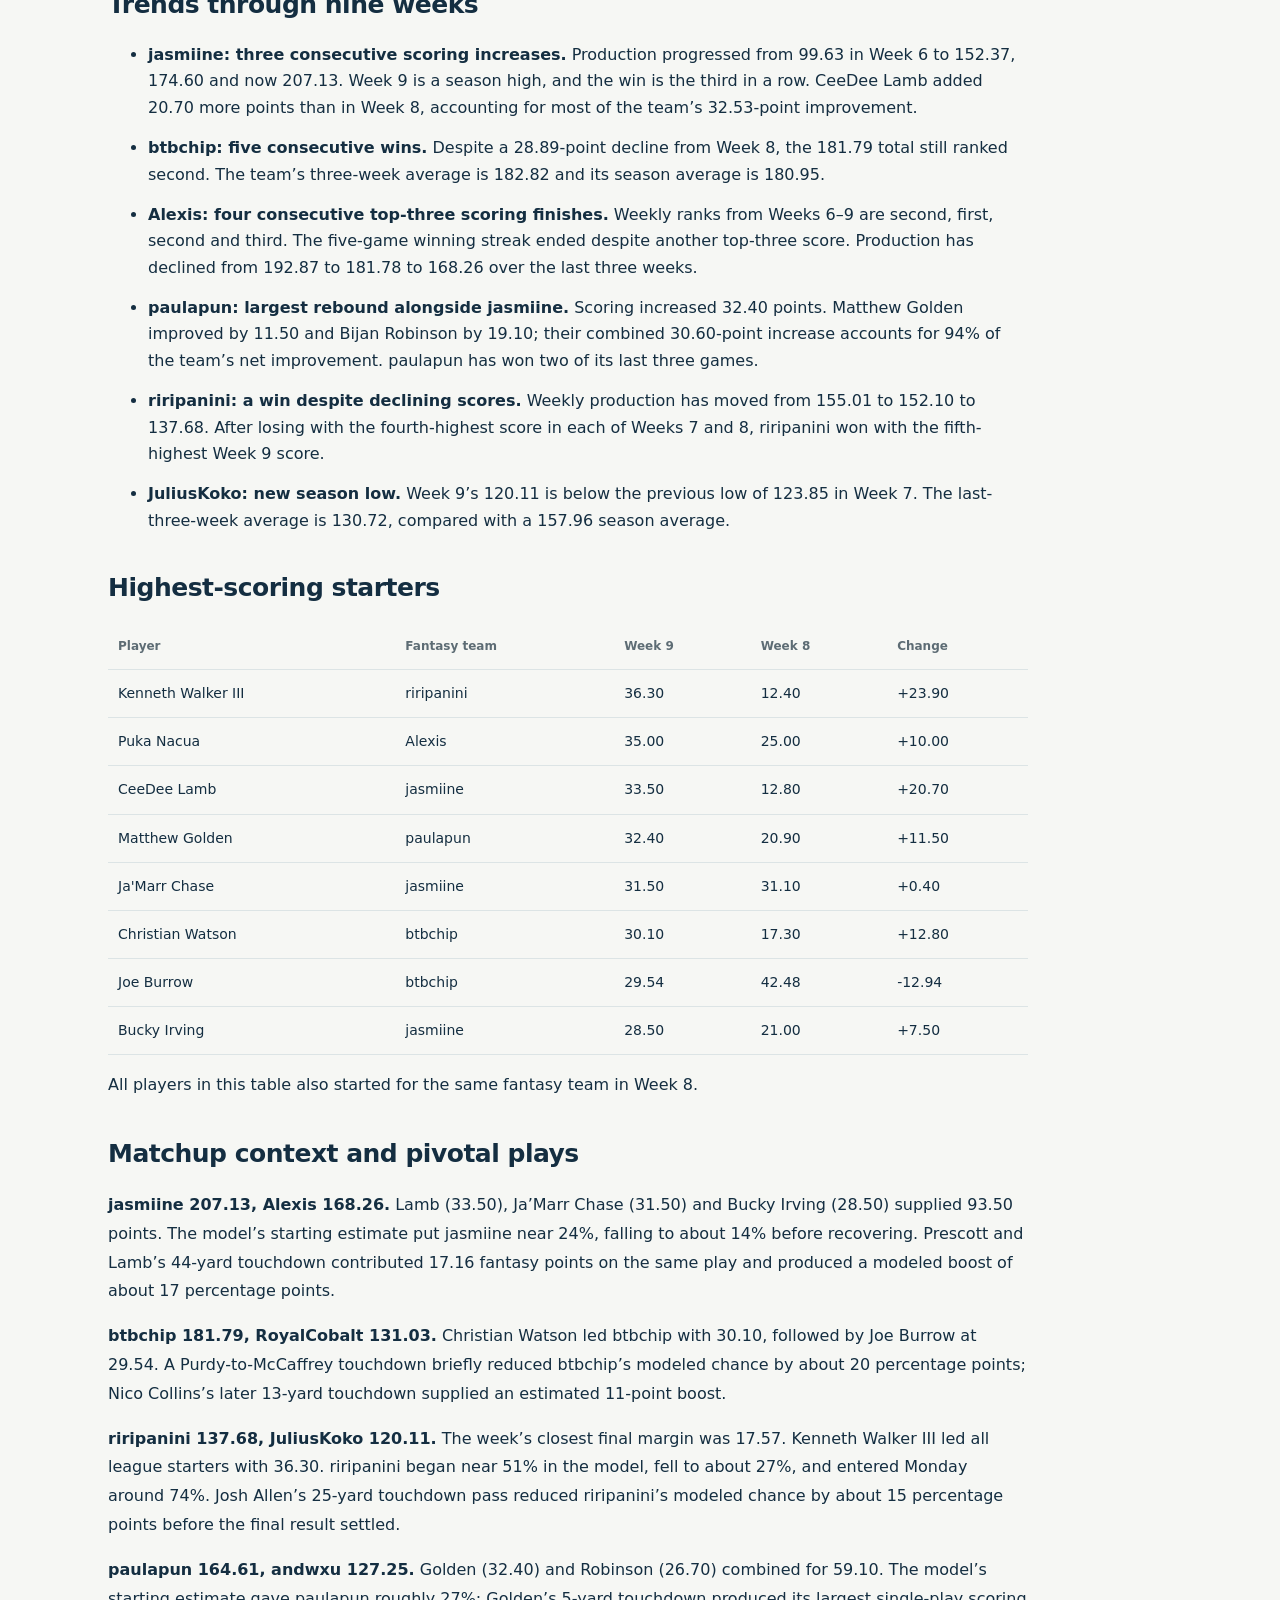
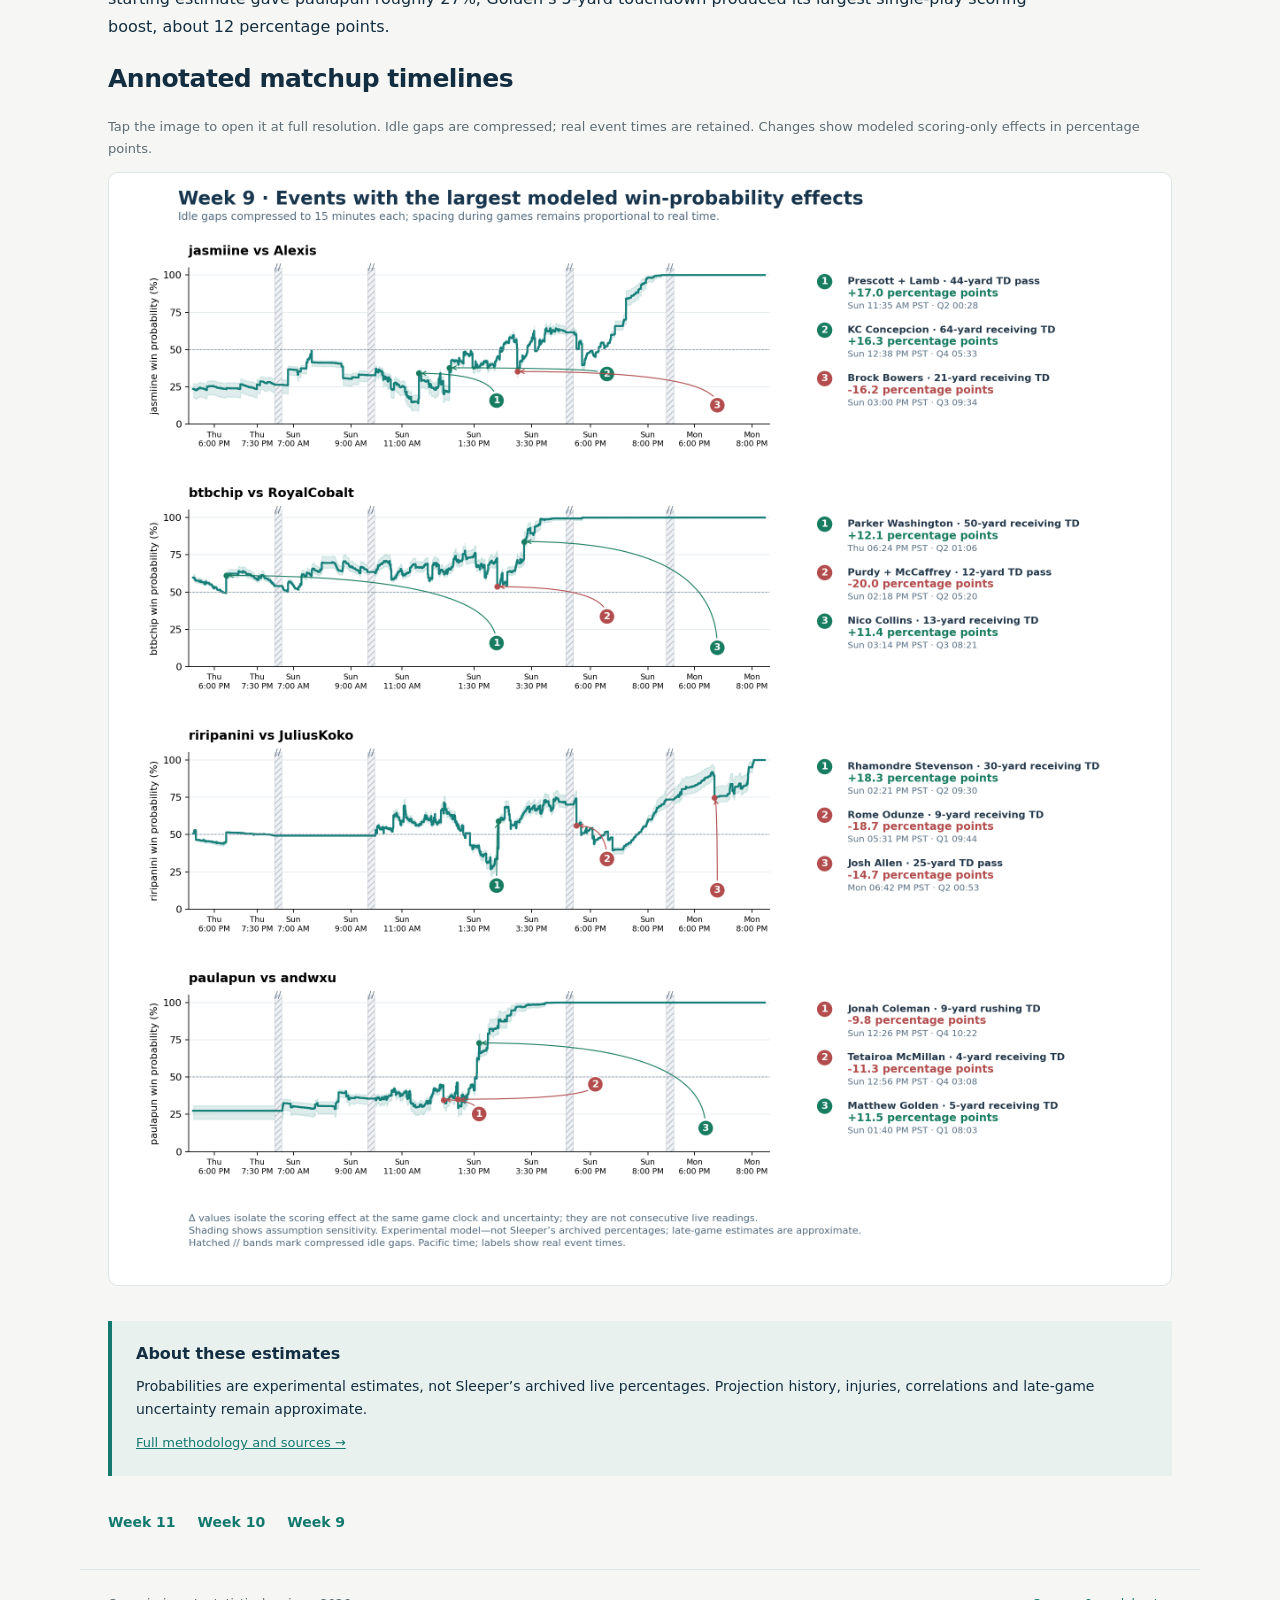
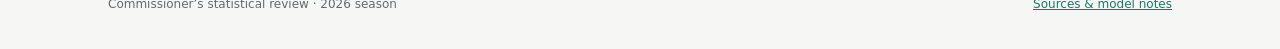
<file: docs/reports/2026/week-09.html>
<!doctype html><html lang="en"><head><meta charset="utf-8"><meta name="viewport" content="width=device-width,initial-scale=1"><meta name="description" content="Weekly fantasy football scoring, trends and matchup analysis for roblox and friends."><title>Week 9 · roblox &amp; friends</title><link rel="stylesheet" href="../../assets/style.css"></head><body><a class="skip" href="#main">Skip to content</a><header class="site-header"><a class="brand" href="../../index.html">roblox <span>&amp;</span> friends</a><nav aria-label="Main navigation"><a href="../../index.html">League</a><a href="../../reports/2026/week-11.html">Reports</a></nav></header><main id="main"><article><a class="back" href="../../index.html">← League overview</a><header class="report-header"><p class="eyebrow">2026 SEASON · WEEK 9</p><h1>Week 9<br>statistical review.</h1><p class="lead">Final scores, week-over-week trends and pivotal-play analysis.</p></header><section class="panel"><div class="table"><table><caption>Final matchup results</caption><thead><tr><th>Winner</th><th>Opponent</th><th>Final score</th><th>Margin</th></tr></thead><tbody><tr><td>jasmiine</td><td>Alexis</td><td class="num">207.13–168.26</td><td class="num">38.87</td></tr><tr><td>btbchip</td><td>RoyalCobalt</td><td class="num">181.79–131.03</td><td class="num">50.76</td></tr><tr><td>riripanini</td><td>JuliusKoko</td><td class="num">137.68–120.11</td><td class="num">17.57</td></tr><tr><td>paulapun</td><td>andwxu</td><td class="num">164.61–127.25</td><td class="num">37.36</td></tr></tbody></table></div></section><aside class="gotw-report-note"><span class="gotw-badge">WEEK 9 · GAME OF THE WEEK</span><p><strong>jasmiine wins 207.13–168.26.</strong> Weekly punishment: <strong>Alexis</strong>.</p></aside><div class="article-content"><p>Average scoring declined to <strong>154.73</strong>, down 4.70 (2.9%) from Week 8. The median increased from 150.16 to 151.15.</p><h2>Week-over-week scoring</h2><div class="table"><table><thead><tr><th>Team</th><th>Week 8</th><th>Week 9</th><th>Change</th><th>Record</th></tr></thead><tbody><tr><td>jasmiine</td><td>174.60</td><td>207.13</td><td>+32.53</td><td>7–2</td></tr><tr><td>btbchip</td><td>210.68</td><td>181.79</td><td>-28.89</td><td>8–1</td></tr><tr><td>Alexis</td><td>181.78</td><td>168.26</td><td>-13.52</td><td>6–3</td></tr><tr><td>paulapun</td><td>132.21</td><td>164.61</td><td>+32.40</td><td>2–7</td></tr><tr><td>riripanini</td><td>152.10</td><td>137.68</td><td>-14.42</td><td>6–3</td></tr><tr><td>RoyalCobalt</td><td>129.01</td><td>131.03</td><td>+2.02</td><td>1–8</td></tr><tr><td>andwxu</td><td>146.85</td><td>127.25</td><td>-19.60</td><td>2–7</td></tr><tr><td>JuliusKoko</td><td>148.21</td><td>120.11</td><td>-28.10</td><td>4–5</td></tr></tbody></table></div><h2>Trends through nine weeks</h2><ul><li><b>jasmiine: three consecutive scoring increases.</b> Production progressed from 99.63 in Week 6 to 152.37, 174.60 and now 207.13. Week 9 is a season high, and the win is the third in a row. CeeDee Lamb added 20.70 more points than in Week 8, accounting for most of the team’s 32.53-point improvement.</li><li><b>btbchip: five consecutive wins.</b> Despite a 28.89-point decline from Week 8, the 181.79 total still ranked second. The team’s three-week average is 182.82 and its season average is 180.95.</li><li><b>Alexis: four consecutive top-three scoring finishes.</b> Weekly ranks from Weeks 6–9 are second, first, second and third. The five-game winning streak ended despite another top-three score. Production has declined from 192.87 to 181.78 to 168.26 over the last three weeks.</li><li><b>paulapun: largest rebound alongside jasmiine.</b> Scoring increased 32.40 points. Matthew Golden improved by 11.50 and Bijan Robinson by 19.10; their combined 30.60-point increase accounts for 94% of the team’s net improvement. paulapun has won two of its last three games.</li><li><b>riripanini: a win despite declining scores.</b> Weekly production has moved from 155.01 to 152.10 to 137.68. After losing with the fourth-highest score in each of Weeks 7 and 8, riripanini won with the fifth-highest Week 9 score.</li><li><b>JuliusKoko: new season low.</b> Week 9’s 120.11 is below the previous low of 123.85 in Week 7. The last-three-week average is 130.72, compared with a 157.96 season average.</li></ul><h2>Highest-scoring starters</h2><div class="table"><table><thead><tr><th>Player</th><th>Fantasy team</th><th>Week 9</th><th>Week 8</th><th>Change</th></tr></thead><tbody><tr><td>Kenneth Walker III</td><td>riripanini</td><td>36.30</td><td>12.40</td><td>+23.90</td></tr><tr><td>Puka Nacua</td><td>Alexis</td><td>35.00</td><td>25.00</td><td>+10.00</td></tr><tr><td>CeeDee Lamb</td><td>jasmiine</td><td>33.50</td><td>12.80</td><td>+20.70</td></tr><tr><td>Matthew Golden</td><td>paulapun</td><td>32.40</td><td>20.90</td><td>+11.50</td></tr><tr><td>Ja&#x27;Marr Chase</td><td>jasmiine</td><td>31.50</td><td>31.10</td><td>+0.40</td></tr><tr><td>Christian Watson</td><td>btbchip</td><td>30.10</td><td>17.30</td><td>+12.80</td></tr><tr><td>Joe Burrow</td><td>btbchip</td><td>29.54</td><td>42.48</td><td>-12.94</td></tr><tr><td>Bucky Irving</td><td>jasmiine</td><td>28.50</td><td>21.00</td><td>+7.50</td></tr></tbody></table></div><p class="small">All players in this table also started for the same fantasy team in Week 8.</p><h2>Matchup context and pivotal plays</h2><p><b>jasmiine 207.13, Alexis 168.26.</b> Lamb (33.50), Ja’Marr Chase (31.50) and Bucky Irving (28.50) supplied 93.50 points. The model’s starting estimate put jasmiine near 24%, falling to about 14% before recovering. Prescott and Lamb’s 44-yard touchdown contributed 17.16 fantasy points on the same play and produced a modeled boost of about 17 percentage points.</p><p><b>btbchip 181.79, RoyalCobalt 131.03.</b> Christian Watson led btbchip with 30.10, followed by Joe Burrow at 29.54. A Purdy-to-McCaffrey touchdown briefly reduced btbchip’s modeled chance by about 20 percentage points; Nico Collins’s later 13-yard touchdown supplied an estimated 11-point boost.</p><p><b>riripanini 137.68, JuliusKoko 120.11.</b> The week’s closest final margin was 17.57. Kenneth Walker III led all league starters with 36.30. riripanini began near 51% in the model, fell to about 27%, and entered Monday around 74%. Josh Allen’s 25-yard touchdown pass reduced riripanini’s modeled chance by about 15 percentage points before the final result settled.</p><p><b>paulapun 164.61, andwxu 127.25.</b> Golden (32.40) and Robinson (26.70) combined for 59.10. The model’s starting estimate gave paulapun roughly 27%; Golden’s 5-yard touchdown produced its largest single-play scoring boost, about 12 percentage points.</p></div><section><h2>Annotated matchup timelines</h2><p class="note">Tap the image to open it at full resolution. Idle gaps are compressed; real event times are retained. Changes show modeled scoring-only effects in percentage points.</p><a href="../../assets/week-09.png"><img class="graph" src="../../assets/week-09.png" alt="Four Week 9 matchup probability graphs, annotated with pivotal plays and compressed idle periods" loading="lazy"></a></section><aside class="model-note"><strong>About these estimates</strong><p>Probabilities are experimental estimates, not Sleeper’s archived live percentages. Projection history, injuries, correlations and late-game uncertainty remain approximate.</p><a href="../../methodology.html">Full methodology and sources →</a></aside><nav class="week-nav" aria-label="Weekly reports"><a href="week-11.html">Week 11</a><a href="week-10.html">Week 10</a><a href="week-09.html">Week 9</a></nav></article></main><footer><span>Commissioner’s statistical review · 2026 season</span><a href="../../methodology.html">Sources &amp; model notes</a></footer></body></html>
</file>
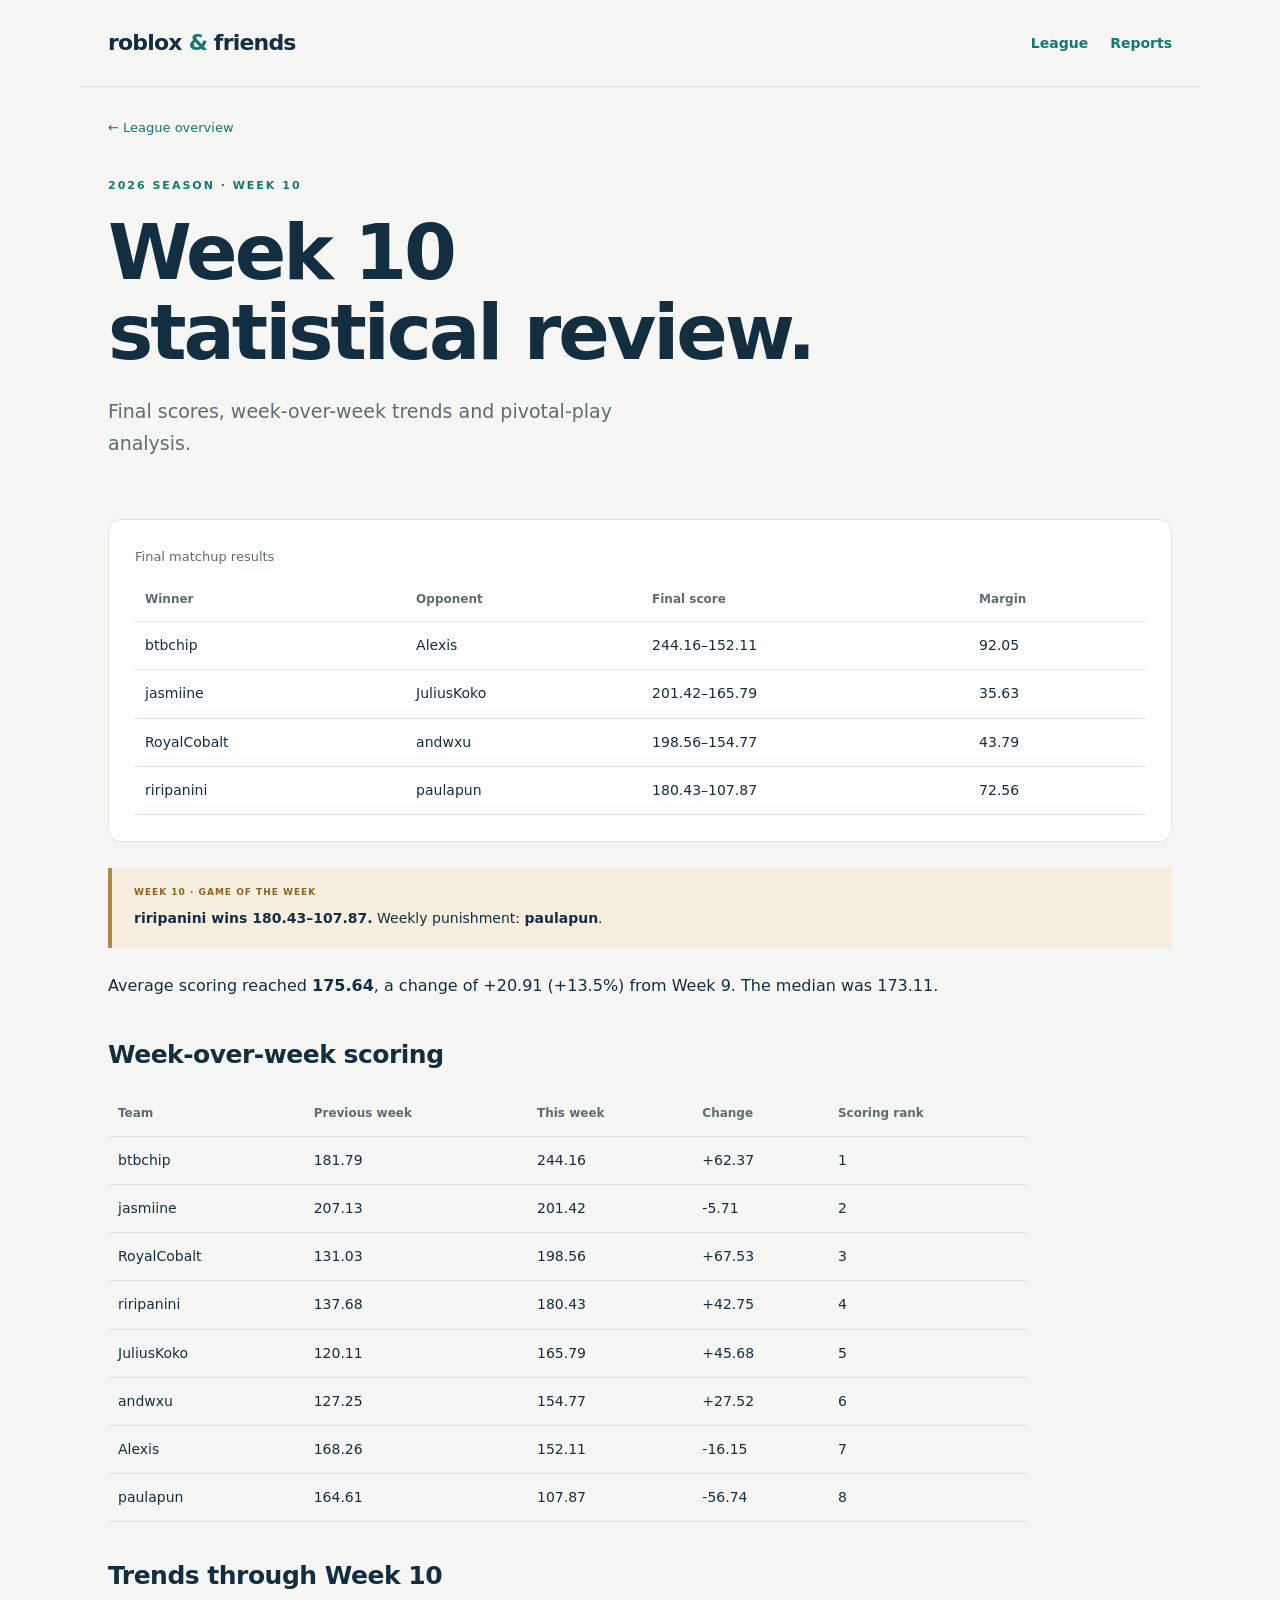
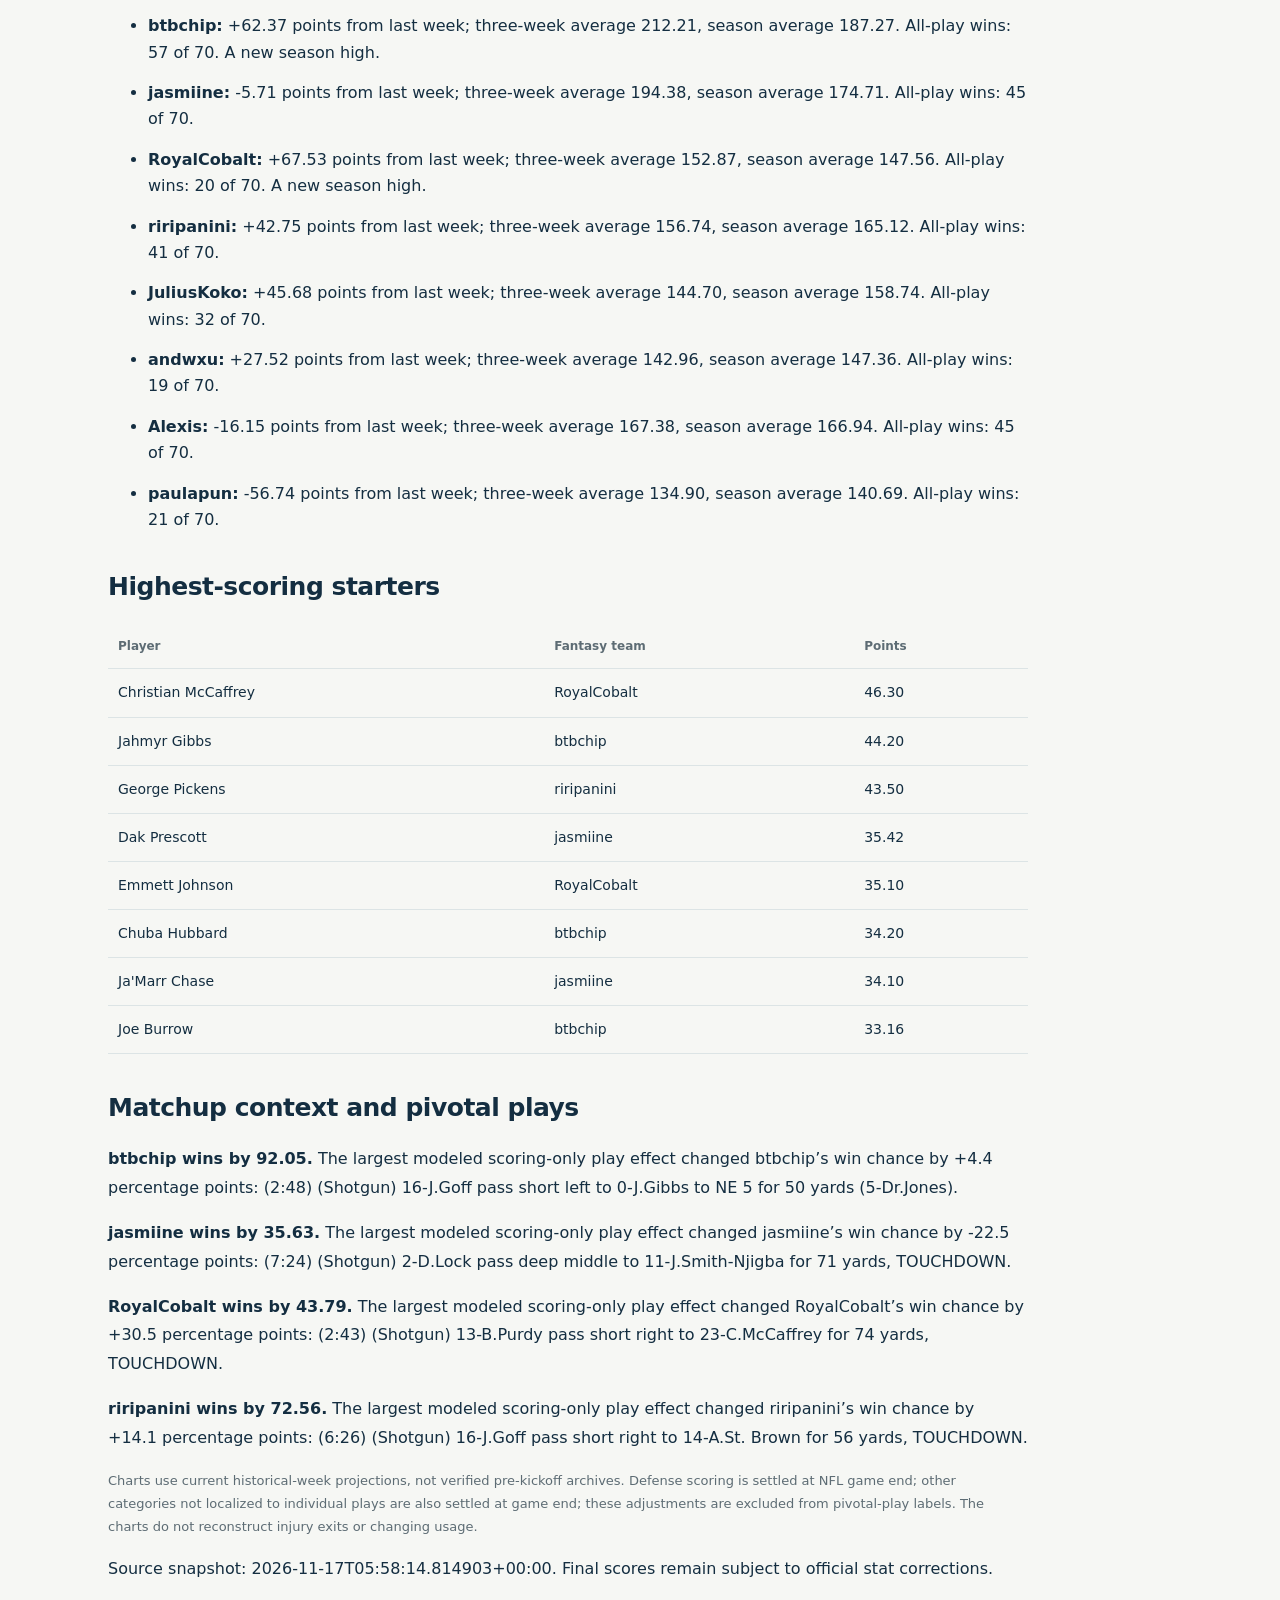
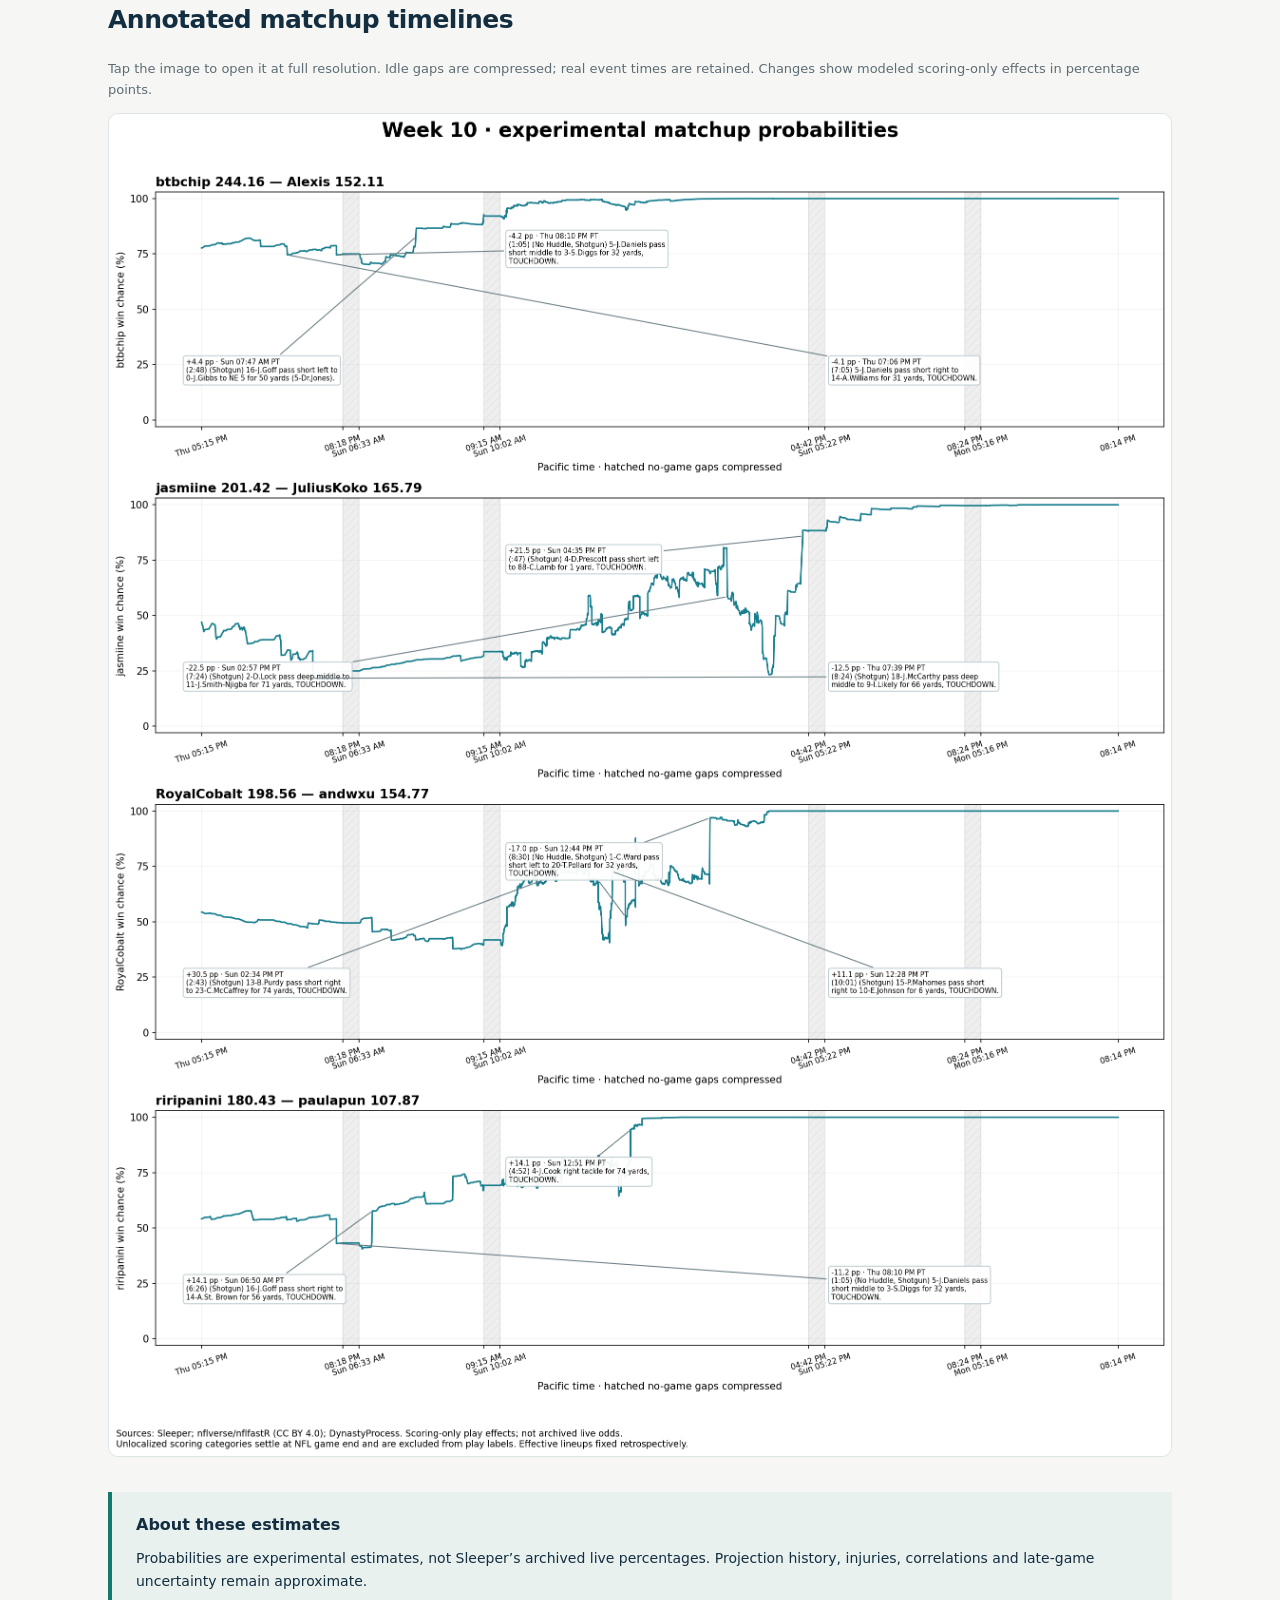
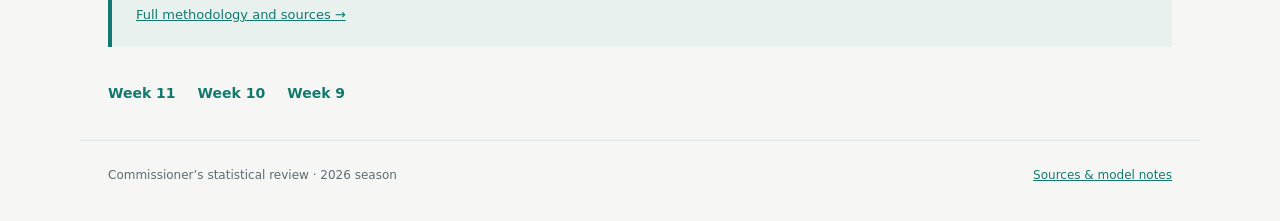
<file: docs/reports/2026/week-10.html>
<!doctype html><html lang="en"><head><meta charset="utf-8"><meta name="viewport" content="width=device-width,initial-scale=1"><meta name="description" content="Weekly fantasy football scoring, trends and matchup analysis for roblox and friends."><title>Week 10 · roblox &amp; friends</title><link rel="stylesheet" href="../../assets/style.css"></head><body><a class="skip" href="#main">Skip to content</a><header class="site-header"><a class="brand" href="../../index.html">roblox <span>&amp;</span> friends</a><nav aria-label="Main navigation"><a href="../../index.html">League</a><a href="../../reports/2026/week-11.html">Reports</a></nav></header><main id="main"><article><a class="back" href="../../index.html">← League overview</a><header class="report-header"><p class="eyebrow">2026 SEASON · WEEK 10</p><h1>Week 10<br>statistical review.</h1><p class="lead">Final scores, week-over-week trends and pivotal-play analysis.</p></header><section class="panel"><div class="table"><table><caption>Final matchup results</caption><thead><tr><th>Winner</th><th>Opponent</th><th>Final score</th><th>Margin</th></tr></thead><tbody><tr><td>btbchip</td><td>Alexis</td><td class="num">244.16–152.11</td><td class="num">92.05</td></tr><tr><td>jasmiine</td><td>JuliusKoko</td><td class="num">201.42–165.79</td><td class="num">35.63</td></tr><tr><td>RoyalCobalt</td><td>andwxu</td><td class="num">198.56–154.77</td><td class="num">43.79</td></tr><tr><td>riripanini</td><td>paulapun</td><td class="num">180.43–107.87</td><td class="num">72.56</td></tr></tbody></table></div></section><aside class="gotw-report-note"><span class="gotw-badge">WEEK 10 · GAME OF THE WEEK</span><p><strong>riripanini wins 180.43–107.87.</strong> Weekly punishment: <strong>paulapun</strong>.</p></aside><div class="article-content"><p>Average scoring reached <strong>175.64</strong>, a change of +20.91 (+13.5%) from Week 9. The median was 173.11.</p><h2>Week-over-week scoring</h2><div class="table"><table><thead><tr><th>Team</th><th>Previous week</th><th>This week</th><th>Change</th><th>Scoring rank</th></tr></thead><tbody><tr><td>btbchip</td><td>181.79</td><td>244.16</td><td>+62.37</td><td>1</td></tr><tr><td>jasmiine</td><td>207.13</td><td>201.42</td><td>-5.71</td><td>2</td></tr><tr><td>RoyalCobalt</td><td>131.03</td><td>198.56</td><td>+67.53</td><td>3</td></tr><tr><td>riripanini</td><td>137.68</td><td>180.43</td><td>+42.75</td><td>4</td></tr><tr><td>JuliusKoko</td><td>120.11</td><td>165.79</td><td>+45.68</td><td>5</td></tr><tr><td>andwxu</td><td>127.25</td><td>154.77</td><td>+27.52</td><td>6</td></tr><tr><td>Alexis</td><td>168.26</td><td>152.11</td><td>-16.15</td><td>7</td></tr><tr><td>paulapun</td><td>164.61</td><td>107.87</td><td>-56.74</td><td>8</td></tr></tbody></table></div><h2>Trends through Week 10</h2><ul><li><strong>btbchip:</strong> +62.37 points from last week; three-week average 212.21, season average 187.27. All-play wins: 57 of 70. A new season high.</li><li><strong>jasmiine:</strong> -5.71 points from last week; three-week average 194.38, season average 174.71. All-play wins: 45 of 70.</li><li><strong>RoyalCobalt:</strong> +67.53 points from last week; three-week average 152.87, season average 147.56. All-play wins: 20 of 70. A new season high.</li><li><strong>riripanini:</strong> +42.75 points from last week; three-week average 156.74, season average 165.12. All-play wins: 41 of 70.</li><li><strong>JuliusKoko:</strong> +45.68 points from last week; three-week average 144.70, season average 158.74. All-play wins: 32 of 70.</li><li><strong>andwxu:</strong> +27.52 points from last week; three-week average 142.96, season average 147.36. All-play wins: 19 of 70.</li><li><strong>Alexis:</strong> -16.15 points from last week; three-week average 167.38, season average 166.94. All-play wins: 45 of 70.</li><li><strong>paulapun:</strong> -56.74 points from last week; three-week average 134.90, season average 140.69. All-play wins: 21 of 70.</li></ul><h2>Highest-scoring starters</h2><div class="table"><table><thead><tr><th>Player</th><th>Fantasy team</th><th>Points</th></tr></thead><tbody><tr><td>Christian McCaffrey</td><td>RoyalCobalt</td><td>46.30</td></tr><tr><td>Jahmyr Gibbs</td><td>btbchip</td><td>44.20</td></tr><tr><td>George Pickens</td><td>riripanini</td><td>43.50</td></tr><tr><td>Dak Prescott</td><td>jasmiine</td><td>35.42</td></tr><tr><td>Emmett Johnson</td><td>RoyalCobalt</td><td>35.10</td></tr><tr><td>Chuba Hubbard</td><td>btbchip</td><td>34.20</td></tr><tr><td>Ja&#x27;Marr Chase</td><td>jasmiine</td><td>34.10</td></tr><tr><td>Joe Burrow</td><td>btbchip</td><td>33.16</td></tr></tbody></table></div><h2>Matchup context and pivotal plays</h2><p><strong>btbchip wins by 92.05.</strong> The largest modeled scoring-only play effect changed btbchip’s win chance by +4.4 percentage points: (2:48) (Shotgun) 16-J.Goff pass short left to 0-J.Gibbs to NE 5 for 50 yards (5-Dr.Jones).</p><p><strong>jasmiine wins by 35.63.</strong> The largest modeled scoring-only play effect changed jasmiine’s win chance by -22.5 percentage points: (7:24) (Shotgun) 2-D.Lock pass deep middle to 11-J.Smith-Njigba for 71 yards, TOUCHDOWN.</p><p><strong>RoyalCobalt wins by 43.79.</strong> The largest modeled scoring-only play effect changed RoyalCobalt’s win chance by +30.5 percentage points: (2:43) (Shotgun) 13-B.Purdy pass short right to 23-C.McCaffrey for 74 yards, TOUCHDOWN.</p><p><strong>riripanini wins by 72.56.</strong> The largest modeled scoring-only play effect changed riripanini’s win chance by +14.1 percentage points: (6:26) (Shotgun) 16-J.Goff pass short right to 14-A.St. Brown for 56 yards, TOUCHDOWN.</p><p class="note">Charts use current historical-week projections, not verified pre-kickoff archives. Defense scoring is settled at NFL game end; other categories not localized to individual plays are also settled at game end; these adjustments are excluded from pivotal-play labels. The charts do not reconstruct injury exits or changing usage.</p><p class="small">Source snapshot: 2026-11-17T05:58:14.814903+00:00. Final scores remain subject to official stat corrections.</p></div><section><h2>Annotated matchup timelines</h2><p class="note">Tap the image to open it at full resolution. Idle gaps are compressed; real event times are retained. Changes show modeled scoring-only effects in percentage points.</p><a href="../../assets/week-10.png"><img class="graph" src="../../assets/week-10.png" alt="Four Week 10 matchup probability graphs, annotated with pivotal plays and compressed idle periods" loading="lazy"></a></section><aside class="model-note"><strong>About these estimates</strong><p>Probabilities are experimental estimates, not Sleeper’s archived live percentages. Projection history, injuries, correlations and late-game uncertainty remain approximate.</p><a href="../../methodology.html">Full methodology and sources →</a></aside><nav class="week-nav" aria-label="Weekly reports"><a href="week-11.html">Week 11</a><a href="week-10.html">Week 10</a><a href="week-09.html">Week 9</a></nav></article></main><footer><span>Commissioner’s statistical review · 2026 season</span><a href="../../methodology.html">Sources &amp; model notes</a></footer></body></html>
</file>
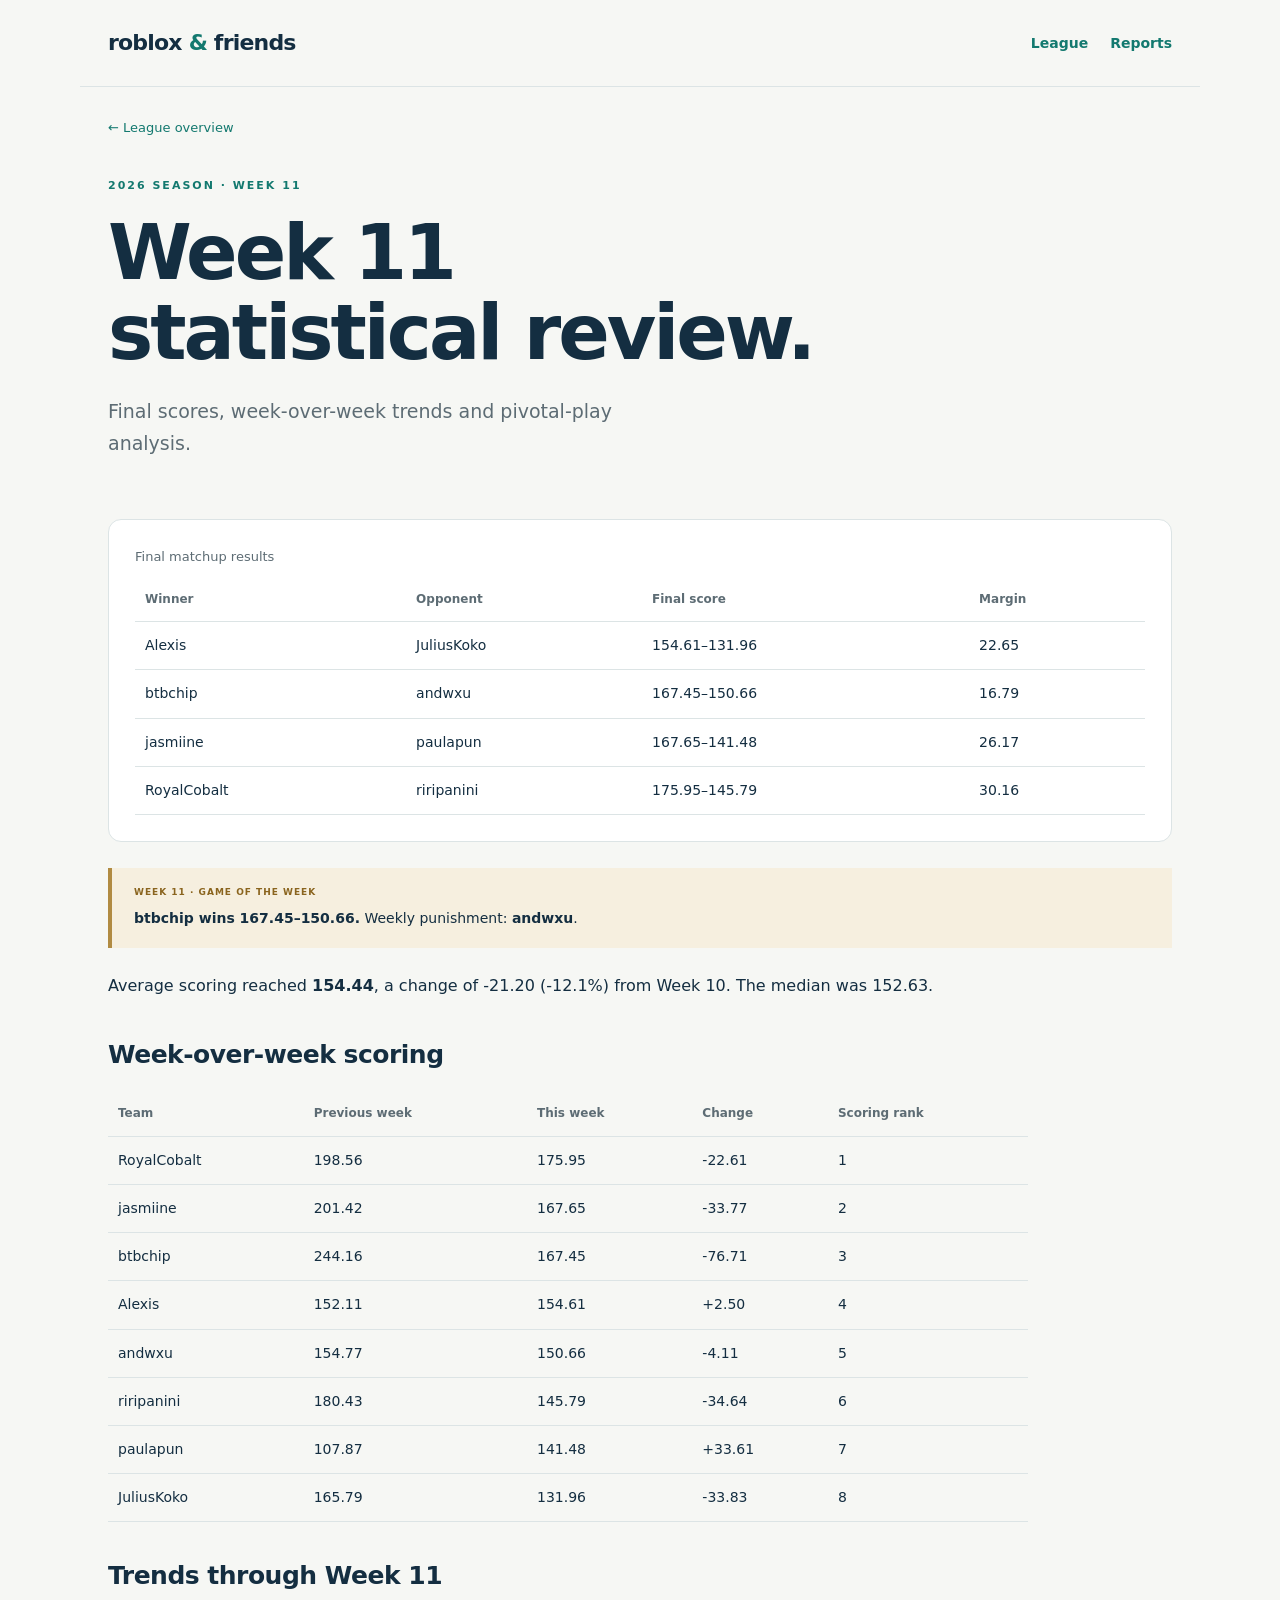
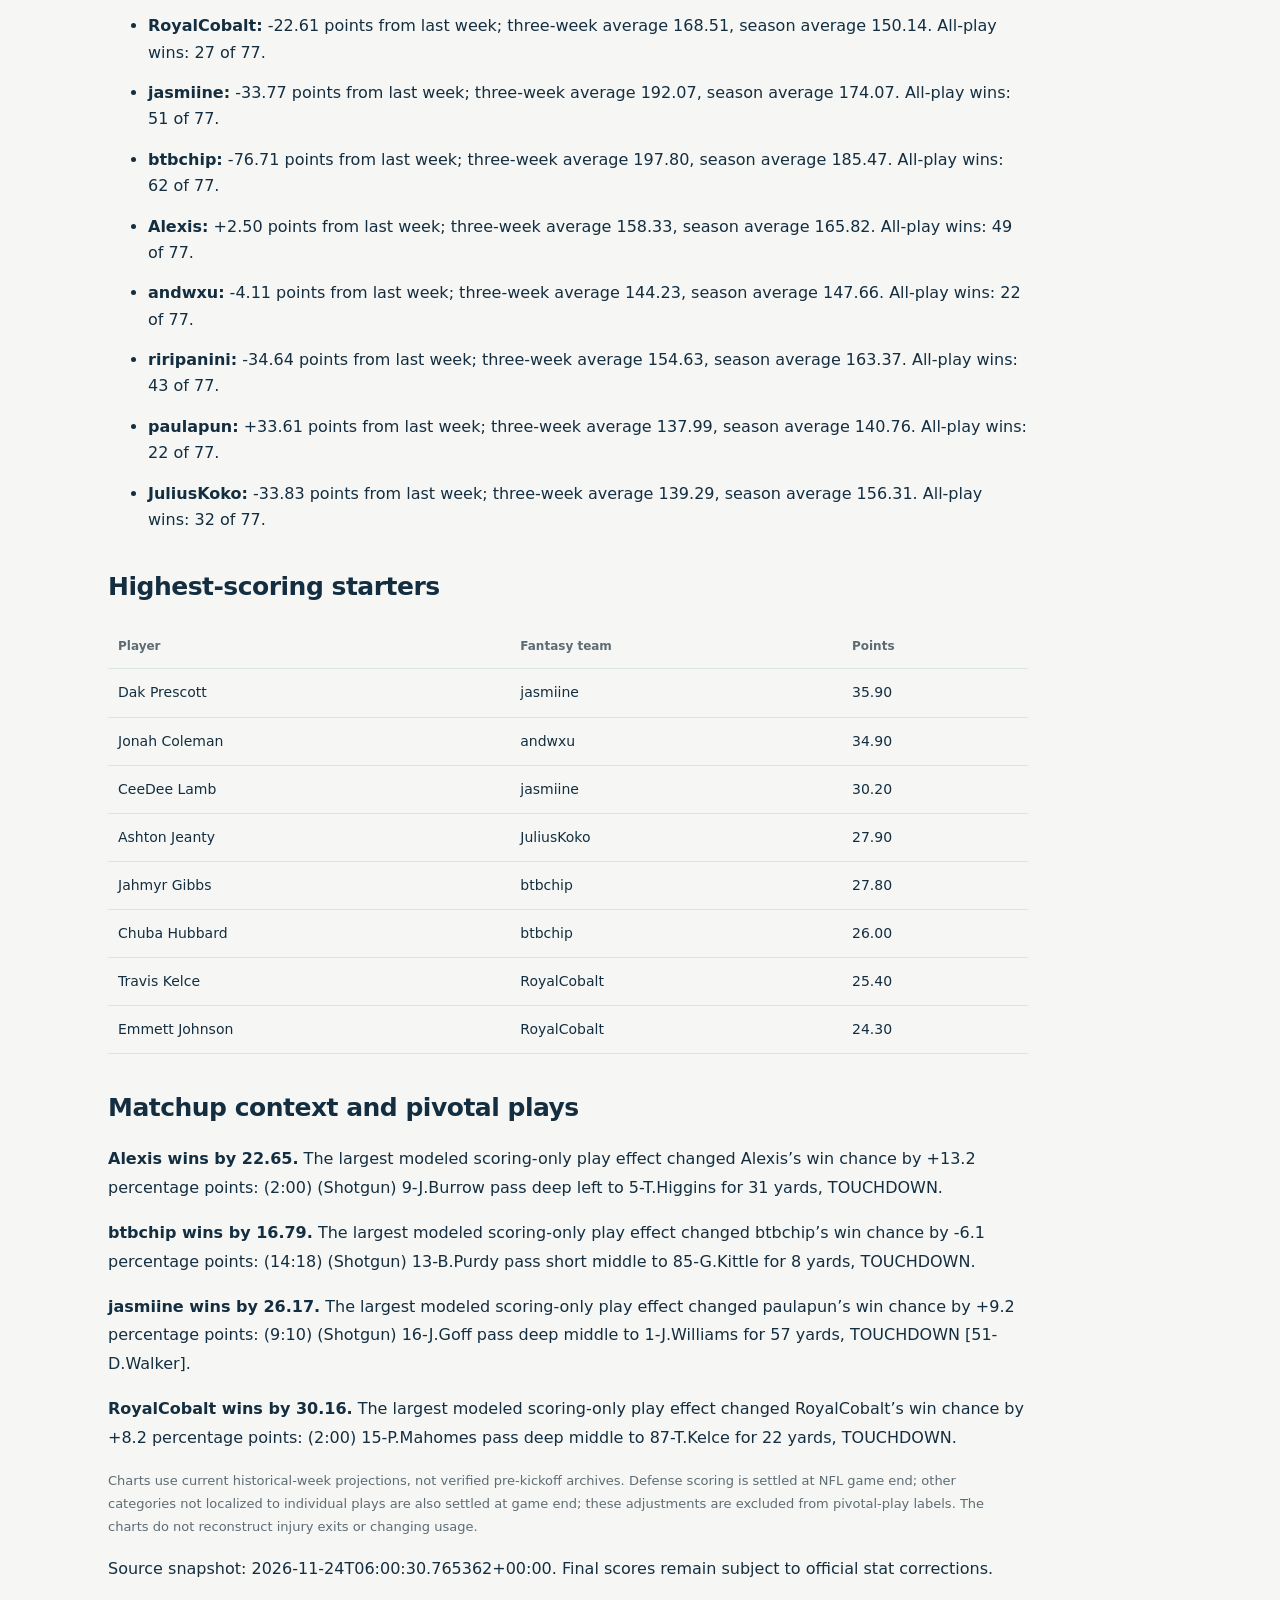
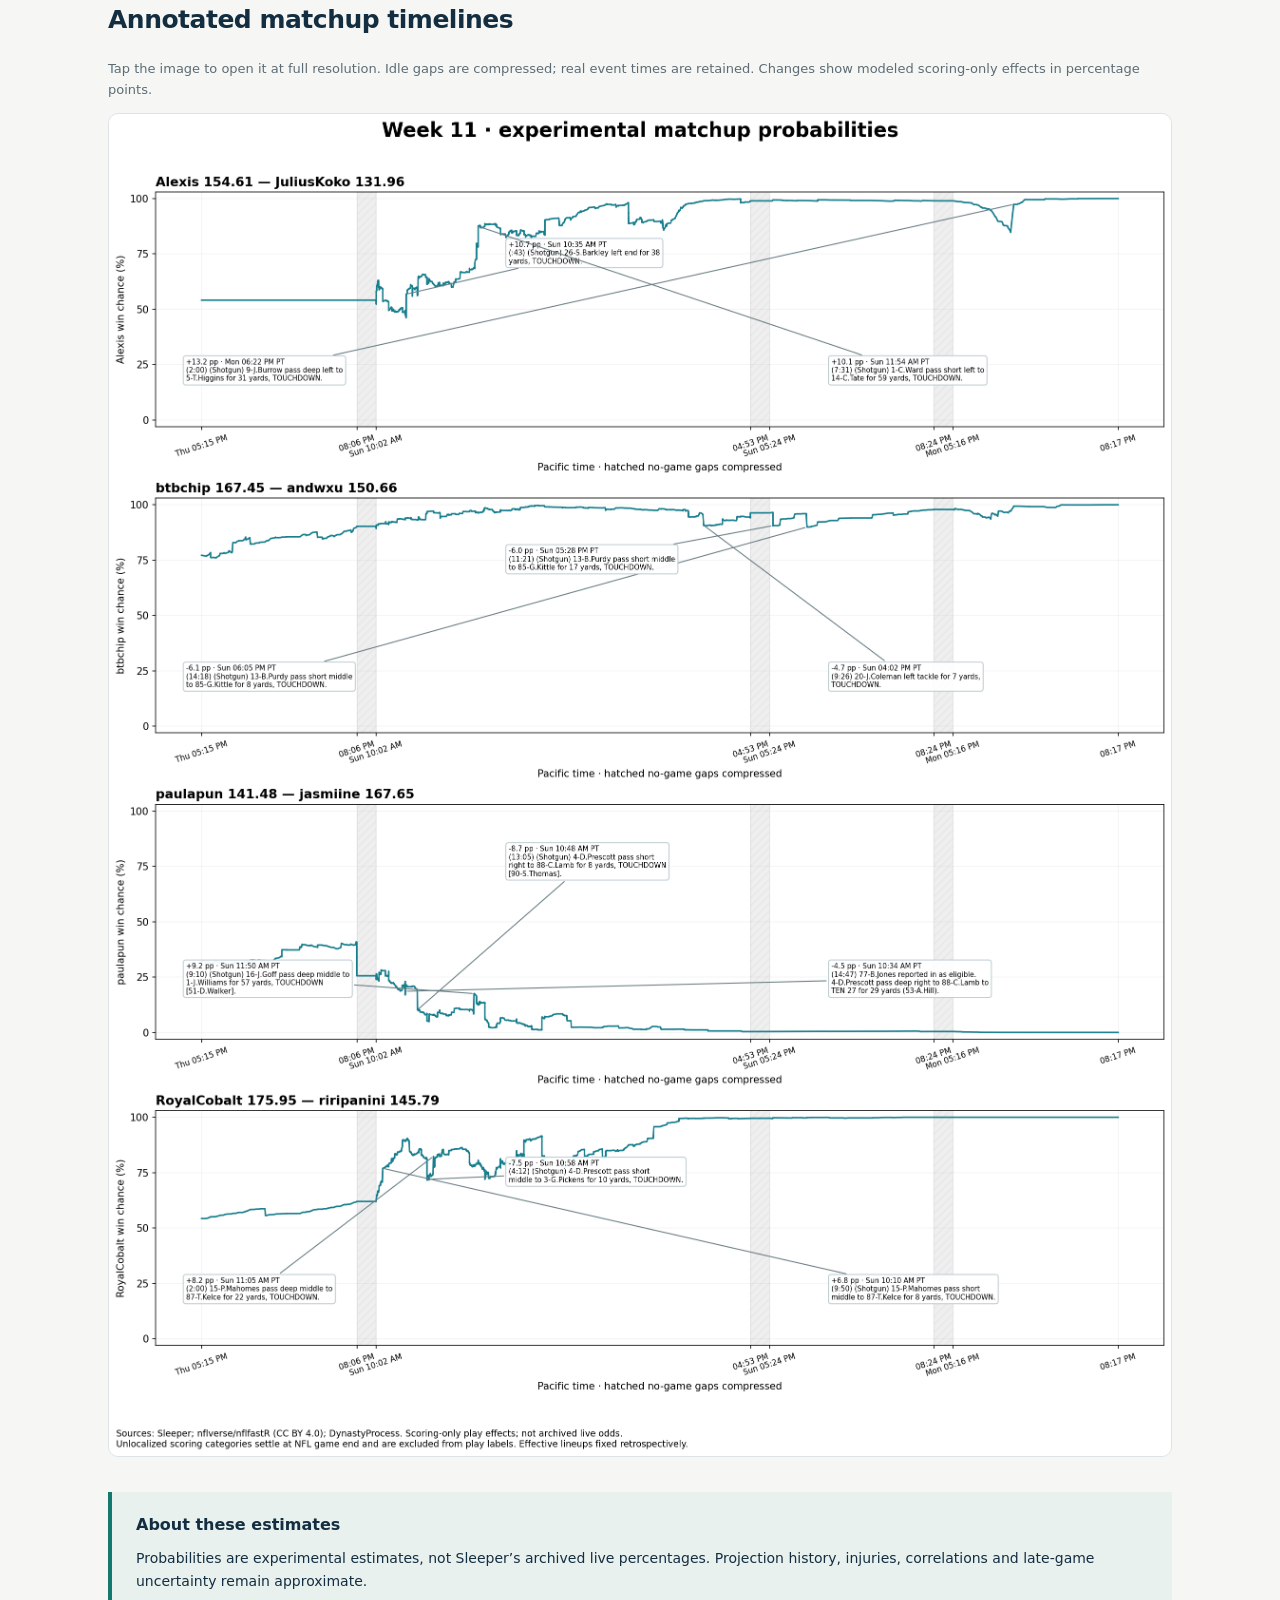
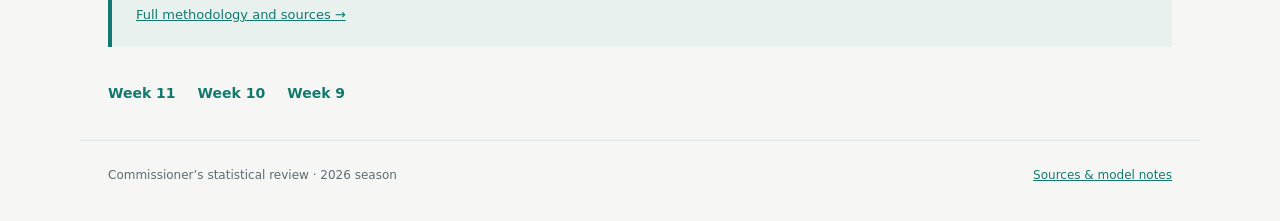
<file: docs/reports/2026/week-11.html>
<!doctype html><html lang="en"><head><meta charset="utf-8"><meta name="viewport" content="width=device-width,initial-scale=1"><meta name="description" content="Weekly fantasy football scoring, trends and matchup analysis for roblox and friends."><title>Week 11 · roblox &amp; friends</title><link rel="stylesheet" href="../../assets/style.css"></head><body><a class="skip" href="#main">Skip to content</a><header class="site-header"><a class="brand" href="../../index.html">roblox <span>&amp;</span> friends</a><nav aria-label="Main navigation"><a href="../../index.html">League</a><a href="../../reports/2026/week-11.html">Reports</a></nav></header><main id="main"><article><a class="back" href="../../index.html">← League overview</a><header class="report-header"><p class="eyebrow">2026 SEASON · WEEK 11</p><h1>Week 11<br>statistical review.</h1><p class="lead">Final scores, week-over-week trends and pivotal-play analysis.</p></header><section class="panel"><div class="table"><table><caption>Final matchup results</caption><thead><tr><th>Winner</th><th>Opponent</th><th>Final score</th><th>Margin</th></tr></thead><tbody><tr><td>Alexis</td><td>JuliusKoko</td><td class="num">154.61–131.96</td><td class="num">22.65</td></tr><tr><td>btbchip</td><td>andwxu</td><td class="num">167.45–150.66</td><td class="num">16.79</td></tr><tr><td>jasmiine</td><td>paulapun</td><td class="num">167.65–141.48</td><td class="num">26.17</td></tr><tr><td>RoyalCobalt</td><td>riripanini</td><td class="num">175.95–145.79</td><td class="num">30.16</td></tr></tbody></table></div></section><aside class="gotw-report-note"><span class="gotw-badge">WEEK 11 · GAME OF THE WEEK</span><p><strong>btbchip wins 167.45–150.66.</strong> Weekly punishment: <strong>andwxu</strong>.</p></aside><div class="article-content"><p>Average scoring reached <strong>154.44</strong>, a change of -21.20 (-12.1%) from Week 10. The median was 152.63.</p><h2>Week-over-week scoring</h2><div class="table"><table><thead><tr><th>Team</th><th>Previous week</th><th>This week</th><th>Change</th><th>Scoring rank</th></tr></thead><tbody><tr><td>RoyalCobalt</td><td>198.56</td><td>175.95</td><td>-22.61</td><td>1</td></tr><tr><td>jasmiine</td><td>201.42</td><td>167.65</td><td>-33.77</td><td>2</td></tr><tr><td>btbchip</td><td>244.16</td><td>167.45</td><td>-76.71</td><td>3</td></tr><tr><td>Alexis</td><td>152.11</td><td>154.61</td><td>+2.50</td><td>4</td></tr><tr><td>andwxu</td><td>154.77</td><td>150.66</td><td>-4.11</td><td>5</td></tr><tr><td>riripanini</td><td>180.43</td><td>145.79</td><td>-34.64</td><td>6</td></tr><tr><td>paulapun</td><td>107.87</td><td>141.48</td><td>+33.61</td><td>7</td></tr><tr><td>JuliusKoko</td><td>165.79</td><td>131.96</td><td>-33.83</td><td>8</td></tr></tbody></table></div><h2>Trends through Week 11</h2><ul><li><strong>RoyalCobalt:</strong> -22.61 points from last week; three-week average 168.51, season average 150.14. All-play wins: 27 of 77.</li><li><strong>jasmiine:</strong> -33.77 points from last week; three-week average 192.07, season average 174.07. All-play wins: 51 of 77.</li><li><strong>btbchip:</strong> -76.71 points from last week; three-week average 197.80, season average 185.47. All-play wins: 62 of 77.</li><li><strong>Alexis:</strong> +2.50 points from last week; three-week average 158.33, season average 165.82. All-play wins: 49 of 77.</li><li><strong>andwxu:</strong> -4.11 points from last week; three-week average 144.23, season average 147.66. All-play wins: 22 of 77.</li><li><strong>riripanini:</strong> -34.64 points from last week; three-week average 154.63, season average 163.37. All-play wins: 43 of 77.</li><li><strong>paulapun:</strong> +33.61 points from last week; three-week average 137.99, season average 140.76. All-play wins: 22 of 77.</li><li><strong>JuliusKoko:</strong> -33.83 points from last week; three-week average 139.29, season average 156.31. All-play wins: 32 of 77.</li></ul><h2>Highest-scoring starters</h2><div class="table"><table><thead><tr><th>Player</th><th>Fantasy team</th><th>Points</th></tr></thead><tbody><tr><td>Dak Prescott</td><td>jasmiine</td><td>35.90</td></tr><tr><td>Jonah Coleman</td><td>andwxu</td><td>34.90</td></tr><tr><td>CeeDee Lamb</td><td>jasmiine</td><td>30.20</td></tr><tr><td>Ashton Jeanty</td><td>JuliusKoko</td><td>27.90</td></tr><tr><td>Jahmyr Gibbs</td><td>btbchip</td><td>27.80</td></tr><tr><td>Chuba Hubbard</td><td>btbchip</td><td>26.00</td></tr><tr><td>Travis Kelce</td><td>RoyalCobalt</td><td>25.40</td></tr><tr><td>Emmett Johnson</td><td>RoyalCobalt</td><td>24.30</td></tr></tbody></table></div><h2>Matchup context and pivotal plays</h2><p><strong>Alexis wins by 22.65.</strong> The largest modeled scoring-only play effect changed Alexis’s win chance by +13.2 percentage points: (2:00) (Shotgun) 9-J.Burrow pass deep left to 5-T.Higgins for 31 yards, TOUCHDOWN.</p><p><strong>btbchip wins by 16.79.</strong> The largest modeled scoring-only play effect changed btbchip’s win chance by -6.1 percentage points: (14:18) (Shotgun) 13-B.Purdy pass short middle to 85-G.Kittle for 8 yards, TOUCHDOWN.</p><p><strong>jasmiine wins by 26.17.</strong> The largest modeled scoring-only play effect changed paulapun’s win chance by +9.2 percentage points: (9:10) (Shotgun) 16-J.Goff pass deep middle to 1-J.Williams for 57 yards, TOUCHDOWN [51-D.Walker].</p><p><strong>RoyalCobalt wins by 30.16.</strong> The largest modeled scoring-only play effect changed RoyalCobalt’s win chance by +8.2 percentage points: (2:00) 15-P.Mahomes pass deep middle to 87-T.Kelce for 22 yards, TOUCHDOWN.</p><p class="note">Charts use current historical-week projections, not verified pre-kickoff archives. Defense scoring is settled at NFL game end; other categories not localized to individual plays are also settled at game end; these adjustments are excluded from pivotal-play labels. The charts do not reconstruct injury exits or changing usage.</p><p class="small">Source snapshot: 2026-11-24T06:00:30.765362+00:00. Final scores remain subject to official stat corrections.</p></div><section><h2>Annotated matchup timelines</h2><p class="note">Tap the image to open it at full resolution. Idle gaps are compressed; real event times are retained. Changes show modeled scoring-only effects in percentage points.</p><a href="../../assets/week-11.png"><img class="graph" src="../../assets/week-11.png" alt="Four Week 11 matchup probability graphs, annotated with pivotal plays and compressed idle periods" loading="lazy"></a></section><aside class="model-note"><strong>About these estimates</strong><p>Probabilities are experimental estimates, not Sleeper’s archived live percentages. Projection history, injuries, correlations and late-game uncertainty remain approximate.</p><a href="../../methodology.html">Full methodology and sources →</a></aside><nav class="week-nav" aria-label="Weekly reports"><a href="week-11.html">Week 11</a><a href="week-10.html">Week 10</a><a href="week-09.html">Week 9</a></nav></article></main><footer><span>Commissioner’s statistical review · 2026 season</span><a href="../../methodology.html">Sources &amp; model notes</a></footer></body></html>
</file>
<file: docs/assets/style.css>
:root{--navy:#142e41;--teal:#13796f;--muted:#5d6c74;--line:#dce4e5;--paper:#f6f7f4}*{box-sizing:border-box}body{margin:0;background:var(--paper);color:var(--navy);font:16px/1.65 system-ui,-apple-system,sans-serif}a{color:var(--teal)}.site-header,main,footer{max-width:1120px;margin:auto;padding-left:28px;padding-right:28px}.site-header{display:flex;align-items:center;justify-content:space-between;padding-top:25px;padding-bottom:25px;border-bottom:1px solid var(--line)}.brand{color:var(--navy);font-size:22px;font-weight:800;text-decoration:none;letter-spacing:-.8px}.brand span{color:var(--teal)}nav{display:flex;gap:22px}nav a{font-size:14px;text-decoration:none;font-weight:650}.hero{display:grid;grid-template-columns:1.4fr 1fr;gap:70px;padding:68px 0 60px;align-items:center}h1{font-size:clamp(44px,6vw,76px);line-height:1.05;letter-spacing:-3px;margin:18px 0 24px}h2{font-size:25px;line-height:1.3;letter-spacing:-.5px}.eyebrow{font-size:11px;letter-spacing:2px;font-weight:800;color:var(--teal)}.lead{color:var(--muted);font-size:19px;max-width:550px}.button{display:inline-block;margin-top:15px;background:var(--teal);color:white;padding:12px 20px;border-radius:7px;text-decoration:none;font-weight:700}.hero-stat{background:var(--navy);color:white;padding:30px;border-radius:16px;box-shadow:0 18px 45px #142e4110}.hero-stat .eyebrow{color:#8ed4c6}.hero-stat strong{display:block;font-size:64px;line-height:1.3;letter-spacing:-2px}.hero-stat p{color:#c1d1d9;margin-top:4px}.hero-stat div{display:flex;justify-content:space-between;border-top:1px solid #ffffff25;padding-top:14px;margin-top:14px}.hero-stat div span{color:#c1d1d9}.section-heading{display:flex;justify-content:space-between;align-items:center;gap:20px}.section-heading span,.note{color:var(--muted);font-size:13px}.cards{display:grid;grid-template-columns:1fr 1fr;gap:20px;margin:15px 0 40px}.report-card{background:white;border:1px solid var(--line);border-radius:12px;padding:26px;text-decoration:none;color:var(--navy);transition:transform .15s}.report-card:hover{transform:translateY(-3px);border-color:var(--teal)}.report-card h2{font-size:24px}.report-card h2 span{color:var(--teal)}.report-card p{color:var(--muted)}.read{font-weight:700;font-size:14px;color:var(--teal)}.panel{background:white;border:1px solid var(--line);border-radius:13px;padding:26px;margin:26px 0}.table,.tablewrap{overflow-x:auto}table{border-collapse:collapse;width:100%;font-size:14px;font-variant-numeric:tabular-nums}caption{text-align:left;font-size:13px;color:var(--muted);padding-bottom:10px}th,td{padding:12px 10px;text-align:left;border-bottom:1px solid var(--line)}th{color:var(--muted);font-size:12px;font-weight:700;white-space:nowrap}.num{white-space:nowrap}.method-callout{padding:20px 0 50px;max-width:720px}.method-callout p{color:var(--muted)}footer{border-top:1px solid var(--line);padding-top:25px;padding-bottom:35px;display:flex;justify-content:space-between;gap:15px;font-size:12px;color:var(--muted)}.back{display:inline-block;font-size:13px;text-decoration:none;margin-top:30px}.report-header{padding:25px 0 15px}.article-content{max-width:920px}.article-content h2{margin-top:38px}.article-content li{margin:14px 0}.article-content p{line-height:1.8}.graph{display:block;width:100%;height:auto;background:white;border:1px solid var(--line);border-radius:10px}.model-note{background:#e8f1ee;border-left:4px solid var(--teal);padding:20px 24px;margin:35px 0}.model-note p{font-size:14px;margin:8px 0}.model-note a{font-size:13px}.week-nav{padding-bottom:35px}.skip{position:absolute;top:-100px}.skip:focus{top:0;background:white;padding:12px;z-index:100}a:focus-visible{outline:3px solid #efb65b;outline-offset:4px}@media(max-width:680px){.site-header,main,footer{padding-left:18px;padding-right:18px}.brand{font-size:18px}nav{gap:12px}.hero{grid-template-columns:1fr;gap:25px;padding:35px 0}.hero-stat strong{font-size:52px}.cards{grid-template-columns:1fr}.section-heading{display:block}.panel{padding:16px}.report-card{padding:21px}h1{letter-spacing:-2px}.lead{font-size:17px}footer{flex-direction:column}.report-header{padding-top:10px}th,td{padding:10px 8px}table{min-width:430px}.article-content{overflow-wrap:anywhere}}
:root{--gold:#a97b30}.dashboard-head{display:flex;align-items:center;justify-content:space-between;gap:32px;padding:40px 0 28px}.dashboard-head h1{font-size:clamp(36px,4.5vw,54px);letter-spacing:-2px;margin:12px 0}.dashboard-head .lead{font-size:16px;margin-bottom:0}.latest-report{display:flex;flex-direction:column;gap:6px;max-width:280px;padding:18px 22px;background:#fff;border:1px solid var(--line);border-radius:10px;text-decoration:none;color:var(--navy)}.latest-report strong{font-size:16px}.latest-report>span:last-child{font-size:12px;color:var(--muted)}.season-strip{display:flex;gap:28px;justify-content:space-between;padding:17px 0;border-top:1px solid var(--line);border-bottom:1px solid var(--line);font-size:13px;color:var(--muted)}.season-strip b{color:var(--navy)}.standings-section{margin-top:30px}.standings-wrap{border:1px solid var(--line);border-radius:12px;overflow:auto;background:white}.standings{font-size:14px}.standings thead{background:#edf1ee}.standings td,.standings th{padding:16px 12px}.standings th[scope=row]{font-size:14px;color:var(--navy);white-space:nowrap}.standings tbody tr:last-child>*{border-bottom:0}.standings .rank{color:#82918e;font-size:12px;letter-spacing:1px;width:50px}.standings .record{font-weight:650;white-space:nowrap}.standings .projection{color:var(--teal);font-weight:750}.standings td.odds{min-width:99px;font-size:13px}.odds b{font-weight:650}.mini-bar{display:block;width:58px;height:3px;background:#e7eeeb;margin-top:5px;border-radius:4px;overflow:hidden}.mini-bar i{height:100%;display:block;background:var(--teal);border-radius:4px}.odds:last-child .mini-bar i{background:var(--gold)}.standings .seed-2>*{border-bottom:1px solid #91b7ae}.standings .seed-6>*{border-bottom:2px dashed #c6d3ce}.standings .seed-7,.standings .seed-8{background:#f9faf8}.next-week{margin-top:36px}.match-grid{display:grid;grid-template-columns:1fr 1fr;gap:18px}.match-card{background:#fff;border:1px solid var(--line);border-radius:12px;padding:22px;align-self:start}.match-team{display:grid;grid-template-columns:1fr 75px 85px;gap:12px;align-items:center;margin:4px 0 20px}.match-team strong{font-size:16px}.match-team>span,.match-team>b{text-align:right;font-variant-numeric:tabular-nums;font-size:20px;line-height:1.15}.match-team>b{color:var(--teal)}.match-team small{font-size:10px;display:block;color:var(--muted);font-weight:400;margin-top:5px;white-space:nowrap}.match-bar{height:5px;background:#c4d2d6;border-radius:4px;overflow:hidden}.match-bar>span{display:block;height:100%;background:var(--teal)}details summary{cursor:pointer;font-size:13px;font-weight:650;color:var(--teal)}.lineup-detail{margin-top:18px}.selected-lineups{display:grid;grid-template-columns:1fr;gap:12px}.selected-team h4{margin:20px 0 5px}.selected-team table{font-size:12px;min-width:0}.selected-team th,.selected-team td{padding:8px 4px}.selected-team tbody th{font-weight:500;color:var(--navy);font-size:12px;white-space:normal}.selected-team td:last-child{text-align:right}.forecast-notes{margin-top:30px;padding:20px 0;border-top:1px solid var(--line)}.forecast-notes>div{max-width:820px;font-size:14px;color:var(--muted)}.snapshot{font-size:11px;color:var(--muted);margin:0 0 35px}.sr-only{position:absolute;width:1px;height:1px;padding:0;margin:-1px;overflow:hidden;clip:rect(0,0,0,0);white-space:nowrap;border:0}summary:focus-visible{outline:3px solid #efb65b;outline-offset:4px}@media(max-width:680px){.dashboard-head{display:block;padding-top:25px}.dashboard-head h1{font-size:37px;letter-spacing:-1.7px}.latest-report{margin-top:22px;max-width:none;padding:14px 18px}.season-strip{display:grid;grid-template-columns:1fr 1fr;gap:10px;font-size:12px}.section-heading{display:flex;align-items:baseline;gap:12px}.section-heading h2{font-size:21px}.section-heading>span{font-size:10px;max-width:100px;text-align:right}.standings{min-width:735px}.standings th[scope=row]{position:sticky;left:0;background:#fff;box-shadow:3px 0 5px #142e4109}.standings .seed-7 th,.standings .seed-8 th{background:#f9faf8}.standings td,.standings th{padding:14px 10px}.match-grid{grid-template-columns:1fr}.match-card{padding:18px}.match-team{grid-template-columns:1fr 70px 80px;gap:8px}.match-team>span,.match-team>b{font-size:19px}.match-team strong{font-size:15px}.standings-section .note{font-size:11px}.standings-wrap:after{content:'Scroll table for season odds →';display:block;position:sticky;left:0;padding:8px 12px;font-size:10px;color:var(--muted)}}
.gotw-section{margin:32px 0}.gotw-section .section-heading>span{max-width:220px;text-align:right}.gotw-grid{display:grid;grid-template-columns:1fr 1fr;gap:18px}.gotw-result{background:var(--navy);color:#fff;border-radius:12px;padding:24px 26px;display:flex;flex-direction:column}.gotw-result .eyebrow{color:#a9d8cd;margin:0 0 20px}.gotw-score{display:flex;align-items:center;justify-content:space-between;gap:20px;margin:5px 0}.gotw-score strong{font-size:19px}.gotw-score>b{font-size:29px;line-height:1.3;font-variant-numeric:tabular-nums;letter-spacing:-.7px}.gotw-margin{color:#c4d3db;font-size:12px;margin:12px 0 20px}.punishment-recipient{border-top:1px solid #ffffff25;padding:16px 0;display:flex;align-items:center;justify-content:space-between;gap:16px}.punishment-recipient>span{font-size:12px;color:#c4d3db}.punishment-recipient>strong{font-size:18px;color:#f3cf91}.gotw-result>a{font-size:12px;color:#a9d8cd;margin-top:auto}.gotw-schedule{background:#fff;border:1px solid var(--line);border-radius:12px;padding:18px 22px}.gotw-schedule h3{font-size:16px;margin:0 0 10px}.gotw-schedule ol{padding:0;margin:0;list-style:none}.gotw-schedule li{padding:10px 0;border-top:1px solid var(--line);display:grid;grid-template-columns:98px 1fr;gap:12px;align-items:center}.gotw-schedule li:first-child{border-top:0}.schedule-week{font-size:10px;letter-spacing:1px;color:var(--muted);font-weight:700}.next-tag{display:block;color:var(--teal);font-size:9px;font-weight:800;letter-spacing:1px}.gotw-schedule li>strong{font-size:13px;font-weight:650}.gotw-schedule li>strong>span{color:var(--muted);font-weight:400;margin:0 3px}.gotw-up-next>strong{color:var(--teal)}.gotw-history{margin:15px 0 0}.gotw-history table{margin-top:14px;font-size:12px}.gotw-history caption{font-size:11px}.gotw-badge{display:block;font-size:9px;letter-spacing:1px;font-weight:800;color:#8a641e;line-height:1.5}.featured-gotw{border-color:#bda065;background:#fffef9}.featured-gotw .gotw-badge{margin:0 0 18px}.gotw-report-note{padding:18px 22px;border-left:4px solid #b18b42;background:#f6efdf;margin:24px 0}.gotw-report-note p{margin:8px 0 0;font-size:14px}@media(max-width:680px){.gotw-grid{grid-template-columns:1fr}.gotw-section{margin:26px 0}.gotw-section .section-heading{display:flex}.gotw-section .section-heading h2{font-size:21px}.gotw-section .section-heading>span{max-width:135px;font-size:10px}.gotw-result{padding:22px}.gotw-schedule li{grid-template-columns:74px 1fr;gap:8px}.gotw-history table{min-width:620px}.gotw-score strong{font-size:18px}.gotw-badge{font-size:8px}}

.league-notice{display:flex;align-items:baseline;gap:12px;margin:20px 0;padding:12px 16px;border:1px solid #e2cfaa;border-radius:8px;background:#faf4e8;font-size:13px}.league-notice strong{color:#805c20}.league-notice span{color:var(--navy)}
</file>
